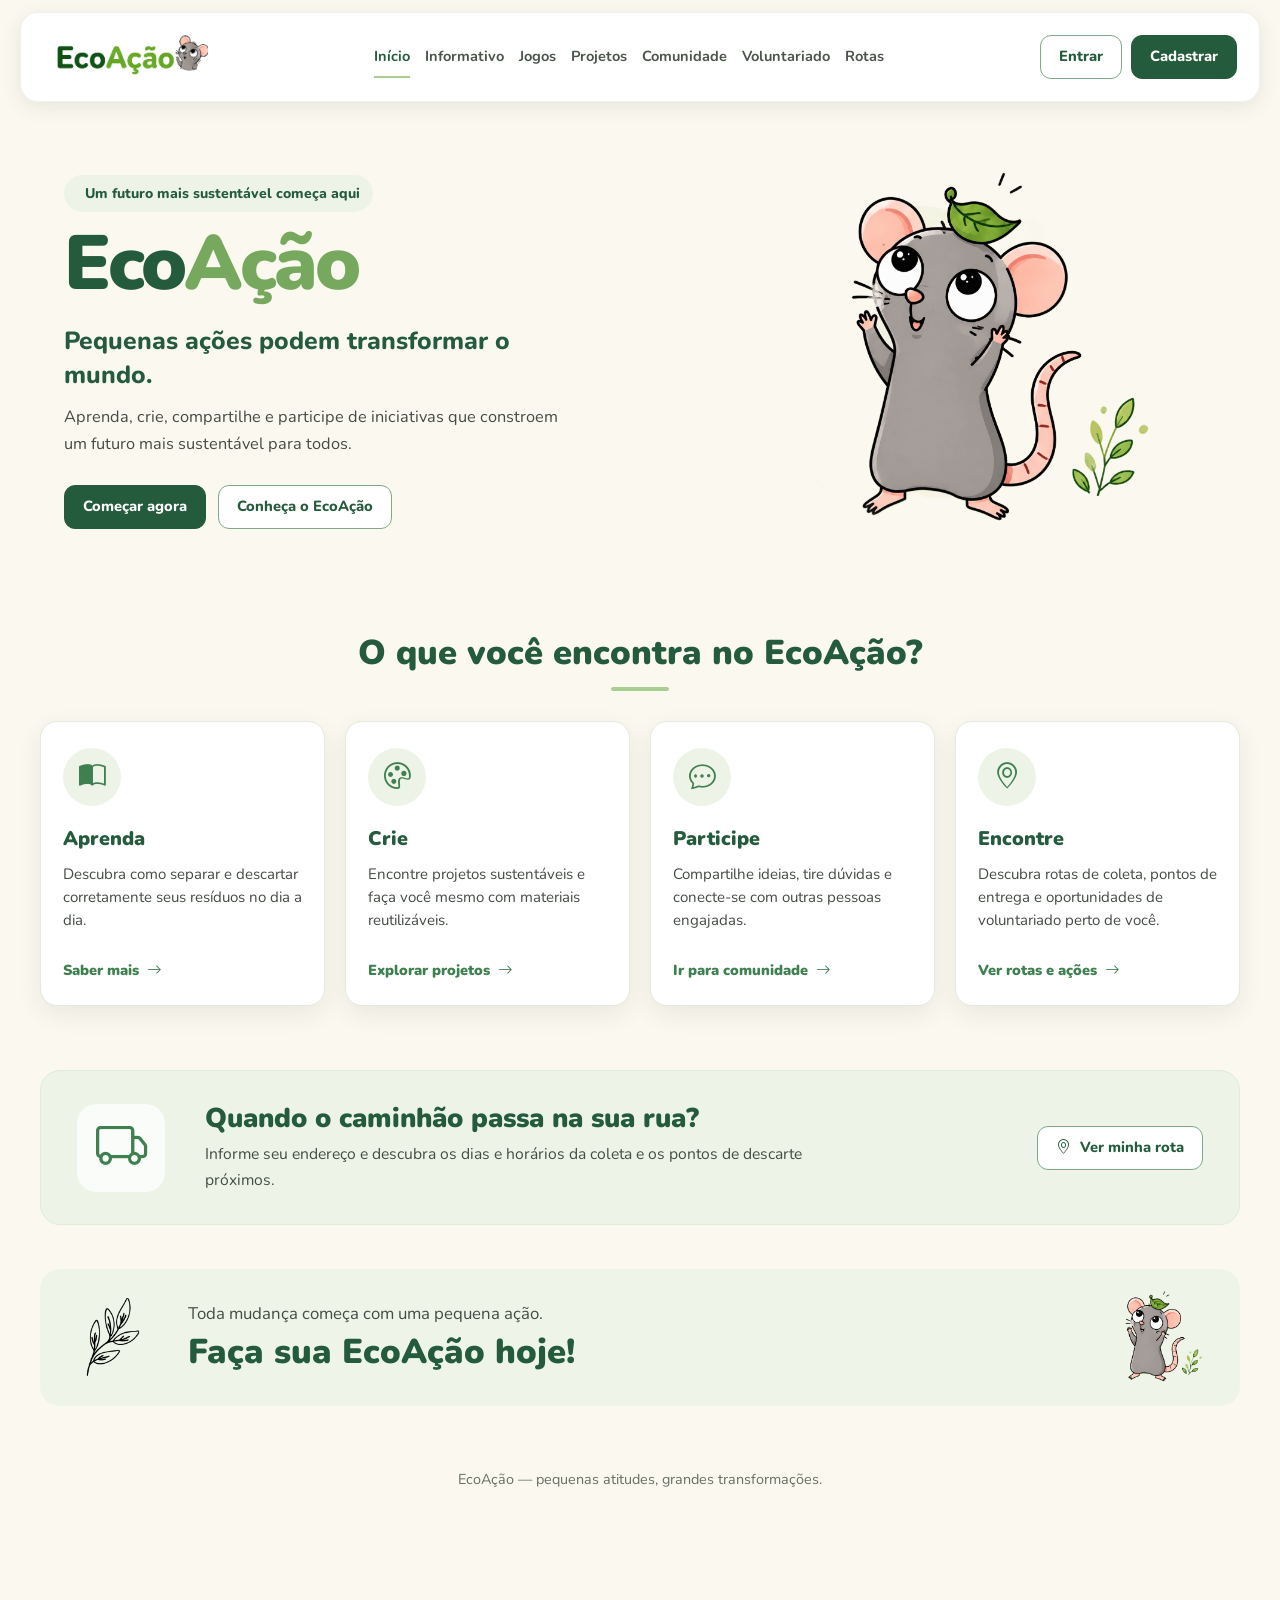
<file: index.html>
<!DOCTYPE html>
<html lang="pt-BR">
<head>
    <meta charset="UTF-8">
    <meta http-equiv="refresh" content="0; url=index/index.html">
    <title>EcoAção</title>
</head>
<body>
    <p><a href="index/index.html">Ir para o EcoAção</a></p>
</body>
</html>
</file>
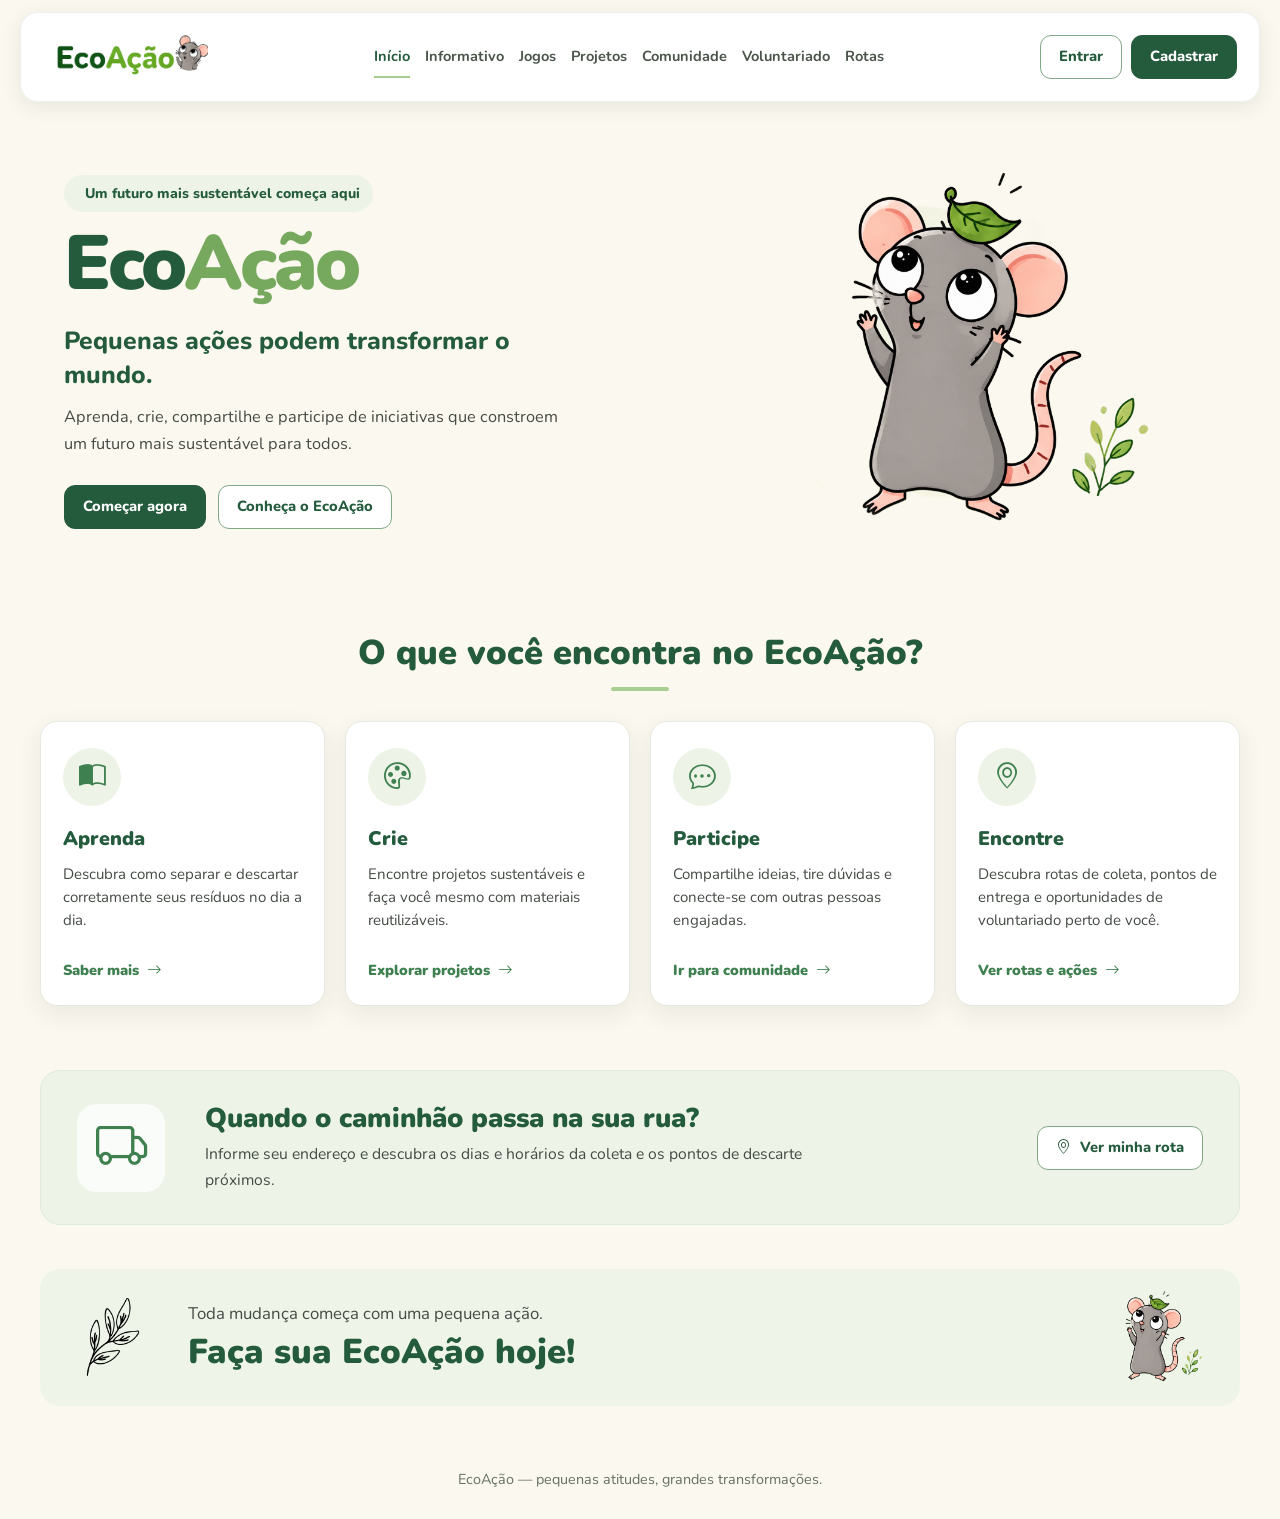
<file: index/index.html>
<!DOCTYPE html>
<html lang="pt-BR">
<head>
    <meta charset="UTF-8">
    <meta name="viewport" content="width=device-width, initial-scale=1.0">
    <title>EcoAção — Início</title>
    <link rel="stylesheet" href="https://cdn.jsdelivr.net/npm/bootstrap-icons@1.11.3/font/bootstrap-icons.min.css">
    <link rel="stylesheet" href="../css/style1.css">
</head>
<body>
    <header class="cerebro">
        <a class="logo" href="../index/index.html" aria-label="EcoAção - Início">
            <img src="../imagens/Logo.png" alt="Logo EcoAção">
        </a>

        <nav aria-label="Navegação principal">
            <a href="../index/index.html" class="active">Início</a>
            <a href="../informacao/informacao.html">Informativo</a>
            <a href="../jogos/jogos.html">Jogos</a>
            <a href="../projetos/projetos.html">Projetos</a>
            <a href="../comunidade/comunidade.html">Comunidade</a>
            <a href="../voluntariado/voluntariado.html">Voluntariado</a>
            <a href="../rotas/rotas.html">Rotas</a>
        </nav>

        <!-- Visitantes veem Entrar/Cadastrar; o JavaScript troca por "Olá, nome" + Sair -->
        <div class="acoes-conta" id="acoes-conta">
            <a href="../login/login.html" class="botao botao-secundario">Entrar</a>
            <a href="../cadastro/cadastro.html" class="botao botao-principal">Cadastrar</a>
        </div>
    </header>

    <main>
        <section class="hero">
            <div class="hero-conteudo">
                <span class="etiqueta"><i class="bi bi-leaf" aria-hidden="true"></i> Um futuro mais sustentável começa aqui</span>
                <h1>Eco<span>Ação</span></h1>
                <p class="subtitulo">Pequenas ações podem transformar o mundo.</p>
                <p class="texto">Aprenda, crie, compartilhe e participe de iniciativas que constroem um futuro mais sustentável para todos.</p>
                <div class="hero-botoes">
                    <a class="botao botao-principal" href="../projetos/projetos.html">Começar agora</a>
                    <a class="botao botao-secundario" href="../informacao/informacao.html">Conheça o EcoAção</a>
                </div>
            </div>
            <div class="hero-ilustracao">
                <img src="../imagens/rato1.png" alt="Mascote do EcoAção">
            </div>
        </section>

        <section class="secao recursos">
            <div class="titulo-secao">
                <h2>O que você encontra no EcoAção?</h2>
                <span class="titulo-detalhe" aria-hidden="true"></span>
            </div>

            <div class="grade-recursos">
                <article class="card-recurso">
                    <div class="icone"><i class="bi bi-book-half" aria-hidden="true"></i></div>
                    <h3>Aprenda</h3>
                    <p>Descubra como separar e descartar corretamente seus resíduos no dia a dia.</p>
                    <a href="../informacao/informacao.html">Saber mais <i class="bi bi-arrow-right" aria-hidden="true"></i></a>
                </article>

                <article class="card-recurso">
                    <div class="icone"><i class="bi bi-palette" aria-hidden="true"></i></div>
                    <h3>Crie</h3>
                    <p>Encontre projetos sustentáveis e faça você mesmo com materiais reutilizáveis.</p>
                    <a href="../projetos/projetos.html">Explorar projetos <i class="bi bi-arrow-right" aria-hidden="true"></i></a>
                </article>

                <article class="card-recurso">
                    <div class="icone"><i class="bi bi-chat-dots" aria-hidden="true"></i></div>
                    <h3>Participe</h3>
                    <p>Compartilhe ideias, tire dúvidas e conecte-se com outras pessoas engajadas.</p>
                    <a href="../comunidade/comunidade.html">Ir para comunidade <i class="bi bi-arrow-right" aria-hidden="true"></i></a>
                </article>

                <article class="card-recurso">
                    <div class="icone"><i class="bi bi-geo-alt" aria-hidden="true"></i></div>
                    <h3>Encontre</h3>
                    <p>Descubra rotas de coleta, pontos de entrega e oportunidades de voluntariado perto de você.</p>
                    <a href="../rotas/rotas.html">Ver rotas e ações <i class="bi bi-arrow-right" aria-hidden="true"></i></a>
                </article>
            </div>
        </section>

        <section class="secao banner-coleta">
            <div class="coleta-ilustracao" aria-hidden="true">
                <i class="bi bi-truck"></i>
            </div>
            <div class="coleta-texto">
                <h2>Quando o caminhão passa na sua rua?</h2>
                <p>Informe seu endereço e descubra os dias e horários da coleta e os pontos de descarte próximos.</p>
            </div>
            <a class="botao botao-secundario" href="../rotas/rotas.html"> <i class="bi bi-geo-alt" aria-hidden="true"></i> Ver minha rota</a>
        </section>

        <section class="secao banner-final">
            <img class="banner-folha" src="../imagens/folha.png" alt="">
            <div class="banner-final-texto">
                <p>Toda mudança começa com uma pequena ação.</p>
                <h2>Faça sua EcoAção hoje! </h2>
            </div>
            <img class="banner-mascote" src="../imagens/rato1.png" alt="Mascote do EcoAção">
        </section>
    </main>

    <footer class="rodape">
        <p>EcoAção — pequenas atitudes, grandes transformações.</p>
    </footer>
    <script src="../comum/comum.js"></script>
    <script>iniciarPagina();</script>
</body>
</html>
</file>
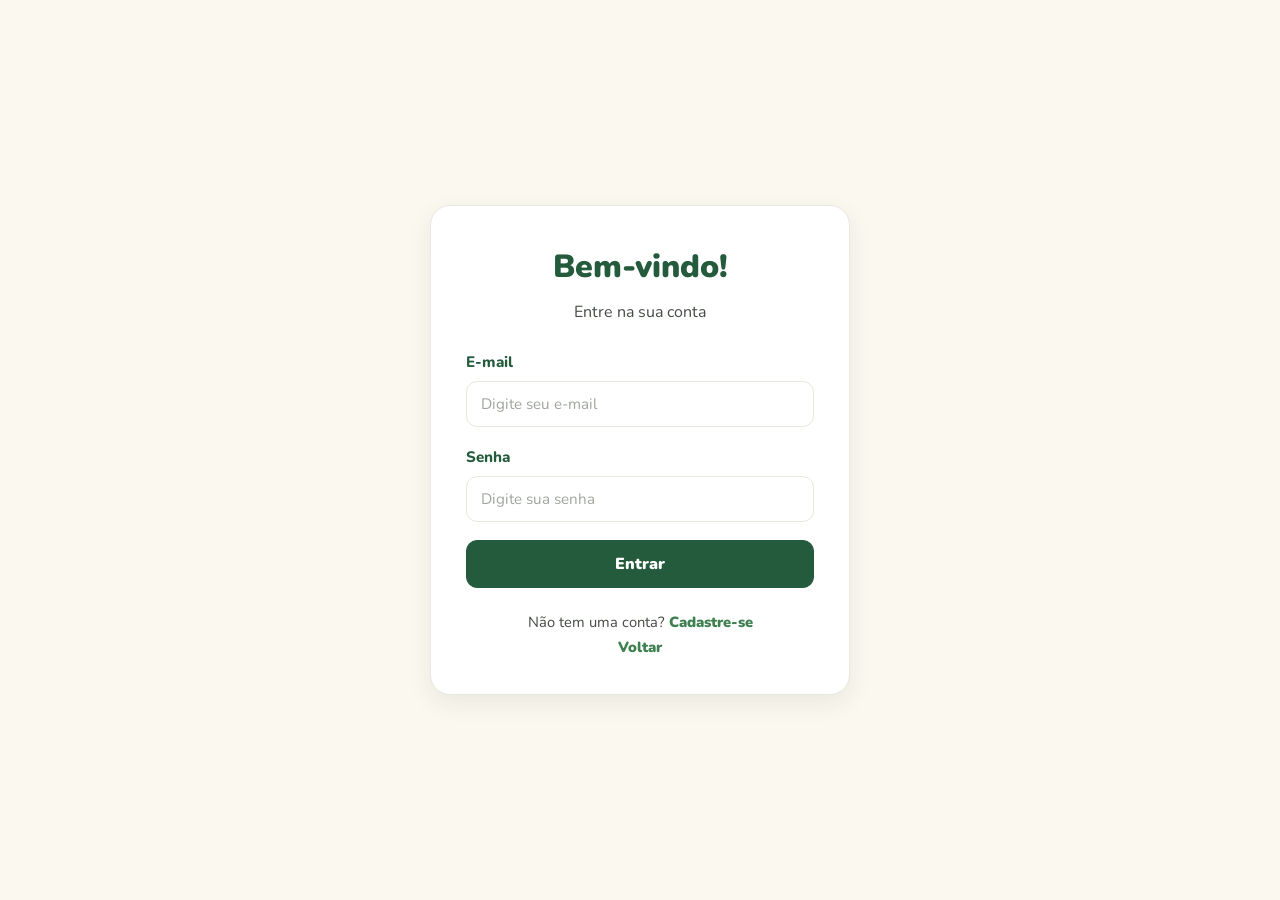
<file: admin/admin.html>
<!DOCTYPE html>
<html lang="pt-BR">
<head>
    <meta charset="UTF-8">
    <meta name="viewport" content="width=device-width, initial-scale=1.0">
    <title>Administração — EcoAção</title>
    <link rel="stylesheet" href="https://cdn.jsdelivr.net/npm/bootstrap-icons@1.11.3/font/bootstrap-icons.min.css">
    <link rel="stylesheet" href="../css/style1.css">
</head>
<body>
    <header class="cerebro">
        <a class="logo" href="../index/index.html" aria-label="EcoAção - Início">
            <img src="../imagens/Logo.png" alt="Logo EcoAção">
        </a>

        <nav aria-label="Navegação principal">
            <a href="../index/index.html">Início</a>
            <a href="../informacao/informacao.html">Informativo</a>
            <a href="../jogos/jogos.html">Jogos</a>
            <a href="../projetos/projetos.html">Projetos</a>
            <a href="../comunidade/comunidade.html">Comunidade</a>
            <a href="../voluntariado/voluntariado.html">Voluntariado</a>
            <a href="../rotas/rotas.html">Rotas</a>
        </nav>

        <div class="acoes-conta" id="acoes-conta">
            <a href="../login/login.html" class="botao botao-secundario">Entrar</a>
            <a href="../cadastro/cadastro.html" class="botao botao-principal">Cadastrar</a>
        </div>
    </header>

    <main>
        <section class="pagina-topo">
            <span class="etiqueta"><i class="bi bi-shield-lock" aria-hidden="true"></i> Área restrita</span>
            <h1>Painel de <span>administração</span></h1>
            <p>Gerencie usuários e acesse as áreas que o administrador controla.</p>
        </section>

        <div class="pagina-corpo empilhado">
            <div class="aviso" id="mensagem" role="alert" hidden></div>


            <div class="empilhado" id="conteudo" hidden>
                <div class="hero-botoes">
                    <a class="botao botao-principal" href="../minhas-vagas/minhas-vagas.html"><i class="bi bi-clipboard-check" aria-hidden="true"></i> Gerenciar vagas</a>
                    <a class="botao botao-principal" href="../rotas/rotas.html"><i class="bi bi-truck" aria-hidden="true"></i> Gerenciar rotas de lixo</a>
                    <a class="botao botao-principal" href="../comunidade/comunidade.html"><i class="bi bi-chat-dots" aria-hidden="true"></i> Moderar comunidade</a>
                </div>

                <div class="tabela-caixa">
                    <table class="tabela">
                        <thead>
                            <tr>
                                <th>Nome</th>
                                <th>E-mail</th>
                                <th>Tipo de conta</th>
                                <th>Cadastro</th>
                                <th>Ações</th>
                            </tr>
                        </thead>
                        <tbody id="corpo-usuarios">
                            <tr><td colspan="5" class="tabela-vazia">Carregando usuários...</td></tr>
                        </tbody>
                    </table>
                </div>
            </div>
        </div>
    </main>

    <footer class="rodape">
        <p>EcoAção — pequenas atitudes, grandes transformações.</p>
    </footer>

    <script src="../comum/comum.js"></script>
    <script src="admin.js"></script>
</body>
</html>
</file>
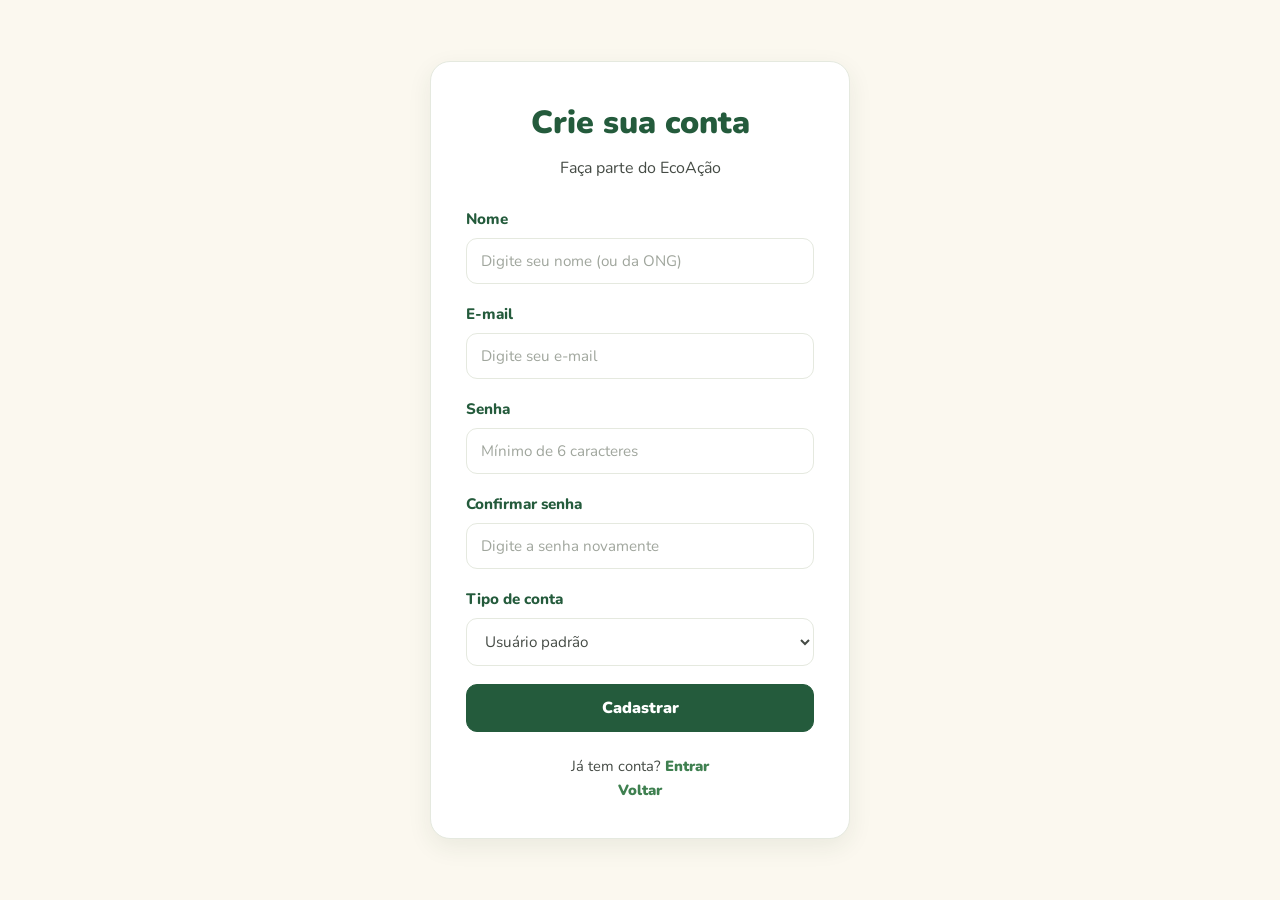
<file: cadastro/cadastro.html>
<!DOCTYPE html>
<html lang="pt-BR">
<head>
    <meta charset="UTF-8">
    <meta name="viewport" content="width=device-width, initial-scale=1.0">
    <title>Cadastro — EcoAção</title>
    <link rel="stylesheet" href="../css/style1.css">
</head>
<body class="pagina-auth">

    <div class="container">
        <h1>Crie sua conta</h1>
        <p>Faça parte do EcoAção</p>

        <form id="form-cadastro">
            <label for="nome">Nome</label>
            <input type="text" id="nome" name="nome" maxlength="100"
                   placeholder="Digite seu nome (ou da ONG)" autocomplete="name" required>

            <label for="email">E-mail</label>
            <input type="email" id="email" name="email" maxlength="150"
                   placeholder="Digite seu e-mail" autocomplete="email" required>

            <label for="senha">Senha</label>
            <input type="password" id="senha" name="senha" minlength="6"
                   placeholder="Mínimo de 6 caracteres" autocomplete="new-password" required>

            <label for="confirmar-senha">Confirmar senha</label>
            <input type="password" id="confirmar-senha" name="confirmar-senha"
                   placeholder="Digite a senha novamente" autocomplete="new-password" required>

            <label for="tipo">Tipo de conta</label>
            <select id="tipo" name="tipo" required>
                <option value="padrao">Usuário padrão</option>
                <option value="ong">ONG</option>
            </select>

            <button type="submit">Cadastrar</button>
        </form>

        <div class="aviso" id="mensagem" role="alert" hidden></div>

        <p class="link">
            Já tem conta? <a href="../login/login.html">Entrar</a>
            <br>
            <a href="../index/index.html" class="voltar">Voltar</a>
        </p>
    </div>

    <script src="../comum/comum.js"></script>
    <script src="cadastro.js"></script>
</body>
</html>
</file>
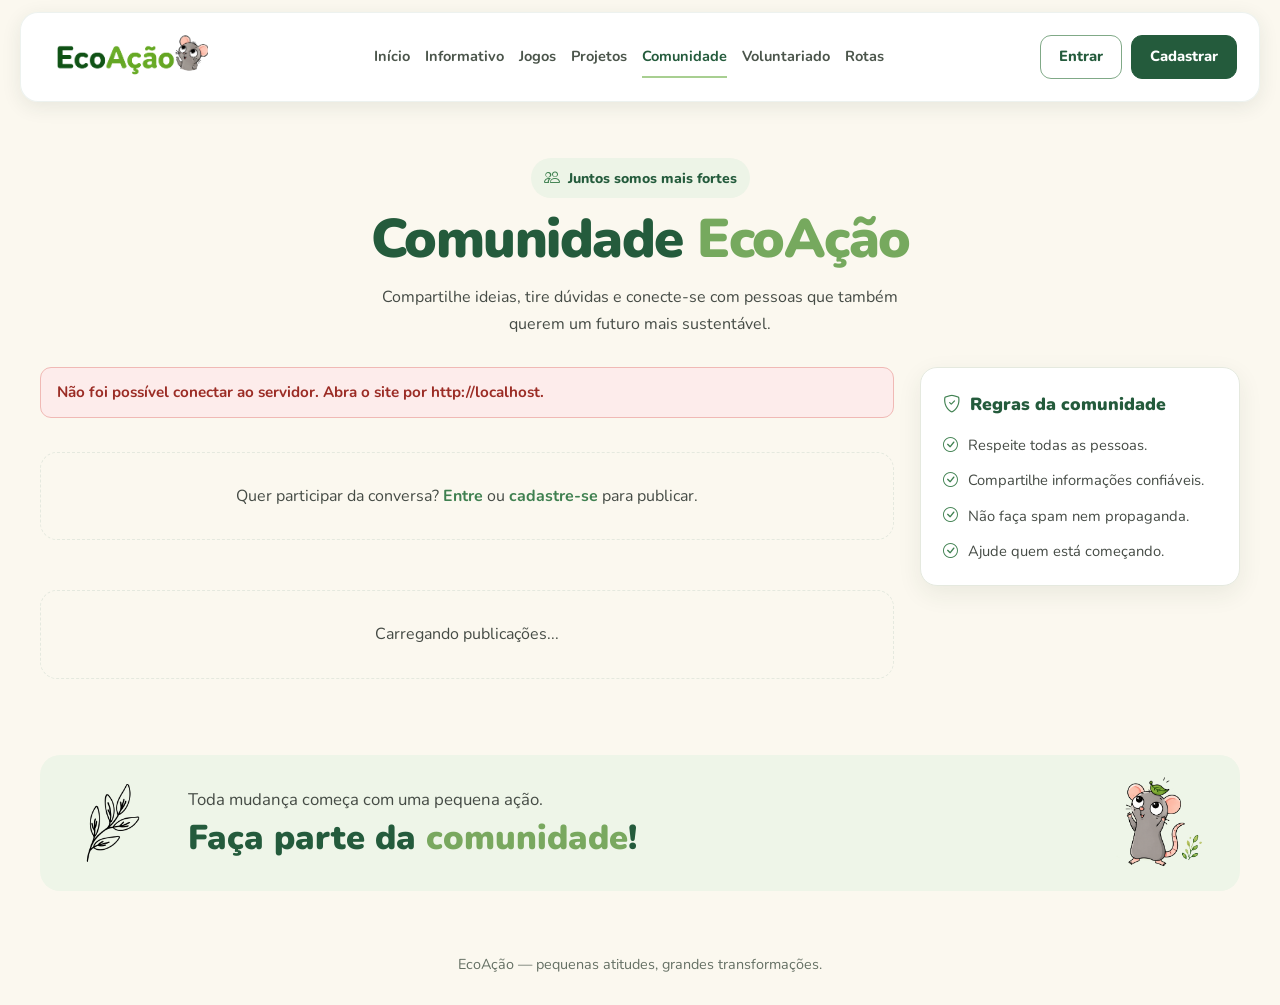
<file: comunidade/comunidade.html>
<!DOCTYPE html>
<html lang="pt-BR">
<head>
    <meta charset="UTF-8">
    <meta name="viewport" content="width=device-width, initial-scale=1.0">
    <title>Comunidade — EcoAção</title>
    <link rel="stylesheet" href="https://cdn.jsdelivr.net/npm/bootstrap-icons@1.11.3/font/bootstrap-icons.min.css">
    <link rel="stylesheet" href="../css/style1.css">
</head>
<body>
    <header class="cerebro">
        <a class="logo" href="../index/index.html" aria-label="EcoAção - Início">
            <img src="../imagens/Logo.png" alt="Logo EcoAção">
        </a>

        <nav aria-label="Navegação principal">
            <a href="../index/index.html">Início</a>
            <a href="../informacao/informacao.html">Informativo</a>
            <a href="../jogos/jogos.html">Jogos</a>
            <a href="../projetos/projetos.html">Projetos</a>
            <a href="../comunidade/comunidade.html" class="active">Comunidade</a>
            <a href="../voluntariado/voluntariado.html">Voluntariado</a>
            <a href="../rotas/rotas.html">Rotas</a>
        </nav>

        <!-- Visitantes veem Entrar/Cadastrar; o JavaScript troca por "Olá, nome" + Sair -->
        <div class="acoes-conta" id="acoes-conta">
            <a href="../login/login.html" class="botao botao-secundario">Entrar</a>
            <a href="../cadastro/cadastro.html" class="botao botao-principal">Cadastrar</a>
        </div>
    </header>

    <main>
        <section class="comunidade-topo">
            <span class="etiqueta"><i class="bi bi-people" aria-hidden="true"></i> Juntos somos mais fortes</span>
            <h1>Comunidade <span>EcoAção</span></h1>
            <p>Compartilhe ideias, tire dúvidas e conecte-se com pessoas que também querem um futuro mais sustentável.</p>
        </section>

        <div class="comunidade-layout">
            <section class="comunidade-feed" aria-label="Publicações da comunidade">

                <div class="aviso" id="mensagem" role="alert" hidden></div>

                <!-- Formulário: só aparece para quem está logado -->
                <form class="nova-publicacao" id="form-post" hidden>
                    <div class="nova-publicacao-topo">
                        <div class="avatar" aria-hidden="true"><i class="bi bi-person"></i></div>
                        <div class="nova-publicacao-campos">
                            <input type="text" id="titulo-post" maxlength="100" placeholder="Título (opcional)" aria-label="Título da publicação (opcional)">
                            <textarea id="texto-post" maxlength="1000" placeholder="Compartilhe uma dica, dúvida ou ideia com a comunidade..." aria-label="Escreva sua publicação" required></textarea>
                        </div>
                    </div>
                    <div class="nova-publicacao-rodape">
                        <span></span>
                        <button type="submit" class="botao botao-principal">
                            <i class="bi bi-send" aria-hidden="true"></i> Publicar
                        </button>
                    </div>
                </form>

                <!-- Aviso para visitantes -->
                <p class="sem-posts" id="aviso-visitante" hidden>
                    Quer participar da conversa? <a href="../login/login.html"><strong>Entre</strong></a> ou
                    <a href="../cadastro/cadastro.html"><strong>cadastre-se</strong></a> para publicar.
                </p>

                <div class="lista-posts" id="lista-posts">
                    <p class="sem-posts">Carregando publicações...</p>
                </div>
            </section>

            <aside class="comunidade-lateral" aria-label="Informações da comunidade">
                <div class="painel">
                    <h2><i class="bi bi-shield-check" aria-hidden="true"></i> Regras da comunidade</h2>
                    <ul class="lista-regras">
                        <li><i class="bi bi-check-circle" aria-hidden="true"></i> Respeite todas as pessoas.</li>
                        <li><i class="bi bi-check-circle" aria-hidden="true"></i> Compartilhe informações confiáveis.</li>
                        <li><i class="bi bi-check-circle" aria-hidden="true"></i> Não faça spam nem propaganda.</li>
                        <li><i class="bi bi-check-circle" aria-hidden="true"></i> Ajude quem está começando.</li>
                    </ul>
                </div>
            </aside>
        </div>

        <section class="secao banner-final">
            <img class="banner-folha" src="../imagens/folha.png" alt="">
            <div class="banner-final-texto">
                <p>Toda mudança começa com uma pequena ação.</p>
                <h2>Faça parte da <span>comunidade</span>!</h2>
            </div>
            <img class="banner-mascote" src="../imagens/rato1.png" alt="Mascote do EcoAção">
        </section>
    </main>

    <footer class="rodape">
        <p>EcoAção — pequenas atitudes, grandes transformações.</p>
    </footer>

    <script src="../comum/comum.js"></script>
    <script src="comunidade.js"></script>
</body>
</html>
</file>
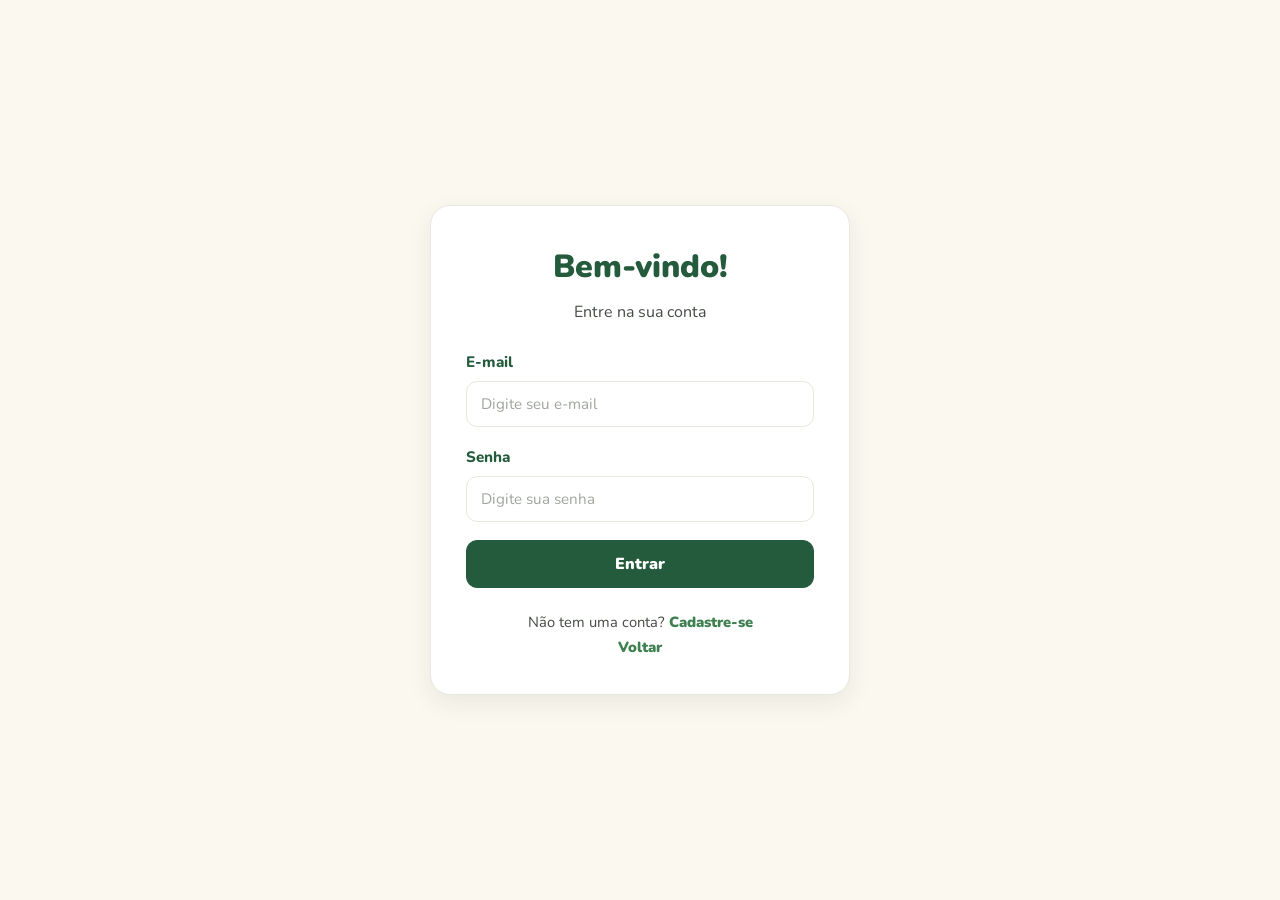
<file: login/login.html>
<!DOCTYPE html>
<html lang="pt-BR">
<head>
    <meta charset="UTF-8">
    <meta name="viewport" content="width=device-width, initial-scale=1.0">
    <title>Entrar — EcoAção</title>
    <link rel="stylesheet" href="../css/style1.css">
</head>
<body class="pagina-auth">

    <div class="container">
        <h1>Bem-vindo!</h1>
        <p>Entre na sua conta</p>

        <form id="form-login">
            <label for="email">E-mail</label>
            <input type="email" id="email" name="email"
                   placeholder="Digite seu e-mail" autocomplete="email" required>

            <label for="senha">Senha</label>
            <input type="password" id="senha" name="senha"
                   placeholder="Digite sua senha" autocomplete="current-password" required>

            <button type="submit">Entrar</button>
        </form>

        <div class="aviso" id="mensagem" role="alert" hidden></div>

        <p class="link">
            Não tem uma conta?
            <a href="../cadastro/cadastro.html">Cadastre-se</a>
            <br>
            <a href="../index/index.html" class="voltar">Voltar</a>
        </p>
    </div>

    <script src="../comum/comum.js"></script>
    <script src="login.js"></script>
</body>
</html>
</file>
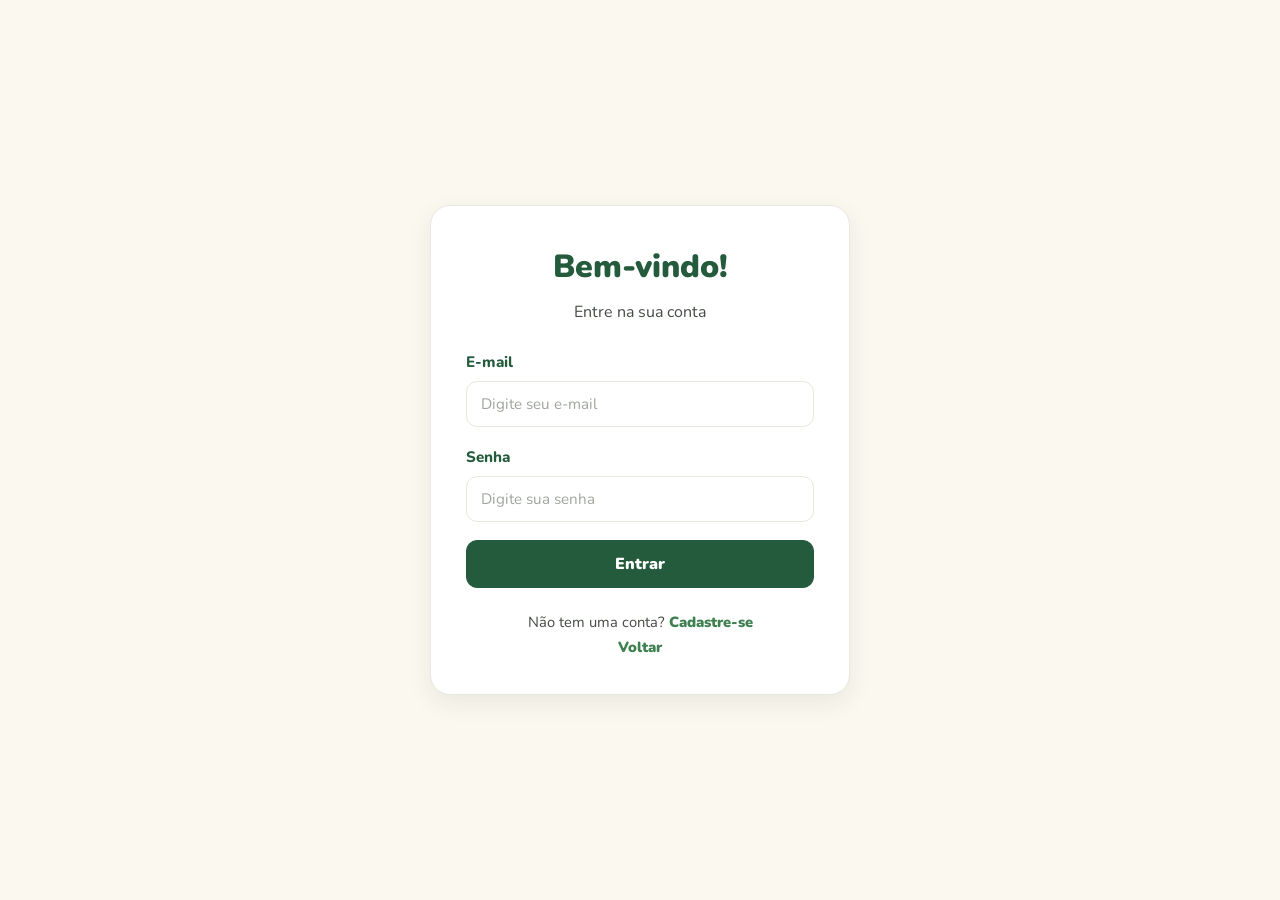
<file: minhas-vagas/minhas-vagas.html>
<!DOCTYPE html>
<html lang="pt-BR">
<head>
    <meta charset="UTF-8">
    <meta name="viewport" content="width=device-width, initial-scale=1.0">
    <title>Minhas vagas — EcoAção</title>
    <link rel="stylesheet" href="https://cdn.jsdelivr.net/npm/bootstrap-icons@1.11.3/font/bootstrap-icons.min.css">
    <link rel="stylesheet" href="../css/style1.css">
</head>
<body>
    <header class="cerebro">
        <a class="logo" href="../index/index.html" aria-label="EcoAção - Início">
            <img src="../imagens/Logo.png" alt="Logo EcoAção">
        </a>

        <nav aria-label="Navegação principal">
            <a href="../index/index.html">Início</a>
            <a href="../informacao/informacao.html">Informativo</a>
            <a href="../jogos/jogos.html">Jogos</a>
            <a href="../projetos/projetos.html">Projetos</a>
            <a href="../comunidade/comunidade.html">Comunidade</a>
            <a href="../voluntariado/voluntariado.html">Voluntariado</a>
            <a href="../rotas/rotas.html">Rotas</a>
        </nav>

        <!-- Visitantes veem Entrar/Cadastrar; o JavaScript troca por "Olá, nome" + Sair -->
        <div class="acoes-conta" id="acoes-conta">
            <a href="../login/login.html" class="botao botao-secundario">Entrar</a>
            <a href="../cadastro/cadastro.html" class="botao botao-principal">Cadastrar</a>
        </div>
    </header>

    <main>
        <section class="pagina-topo">
            <span class="etiqueta"><i class="bi bi-building" aria-hidden="true"></i> Painel da ONG</span>
            <h1 id="titulo-pagina">Minhas <span>vagas</span></h1>
            <p id="subtitulo-pagina">Crie, edite e acompanhe as vagas de voluntariado da sua organização.</p>
        </section>

        <div class="pagina-corpo empilhado">
            <div class="aviso" id="mensagem" role="alert" hidden></div>

            <!-- Só aparece para ONG e admin (liberado pelo JavaScript) -->
            <div class="empilhado" id="conteudo" hidden>
                <form class="form-painel" id="form-vaga">
                    <h2 id="titulo-form"><i class="bi bi-plus-circle" aria-hidden="true"></i> Nova vaga</h2>
                    <input type="hidden" id="id_vaga">

                    <div class="form-grade">
                        <div class="campo campo-largo">
                            <label for="titulo">Título</label>
                            <input type="text" id="titulo" maxlength="120" placeholder="Ex.: Mutirão de limpeza" required>
                        </div>

                        <div class="campo campo-largo">
                            <label for="descricao">Descrição</label>
                            <textarea id="descricao" maxlength="1000" placeholder="Explique o que será feito e o que o voluntário deve levar" required></textarea>
                        </div>

                        <div class="campo">
                            <label for="localizacao">Local</label>
                            <input type="text" id="localizacao" maxlength="150" placeholder="Endereço ou nome do local" required>
                        </div>

                        <div class="campo">
                            <label for="data_vaga">Data</label>
                            <input type="date" id="data_vaga" required>
                        </div>

                        <div class="campo">
                            <label for="horario">Horário (opcional)</label>
                            <input type="time" id="horario">
                        </div>

                        <div class="campo">
                            <label for="num_vagas">Número de vagas</label>
                            <input type="number" id="num_vagas" min="1" max="1000" placeholder="Ex.: 20" required>
                        </div>
                    </div>

                    <div class="form-botoes">
                        <button type="submit" class="botao botao-principal" id="botao-salvar">Criar vaga</button>
                        <button type="button" class="botao botao-secundario" id="cancelar-edicao" hidden>Cancelar edição</button>
                    </div>
                </form>

                <div class="grade-vagas" id="lista-vagas"></div>
            </div>
        </div>
    </main>

    <footer class="rodape">
        <p>EcoAção — pequenas atitudes, grandes transformações.</p>
    </footer>

    <script src="../comum/comum.js"></script>
    <script src="minhas-vagas.js"></script>
</body>
</html>
</file>
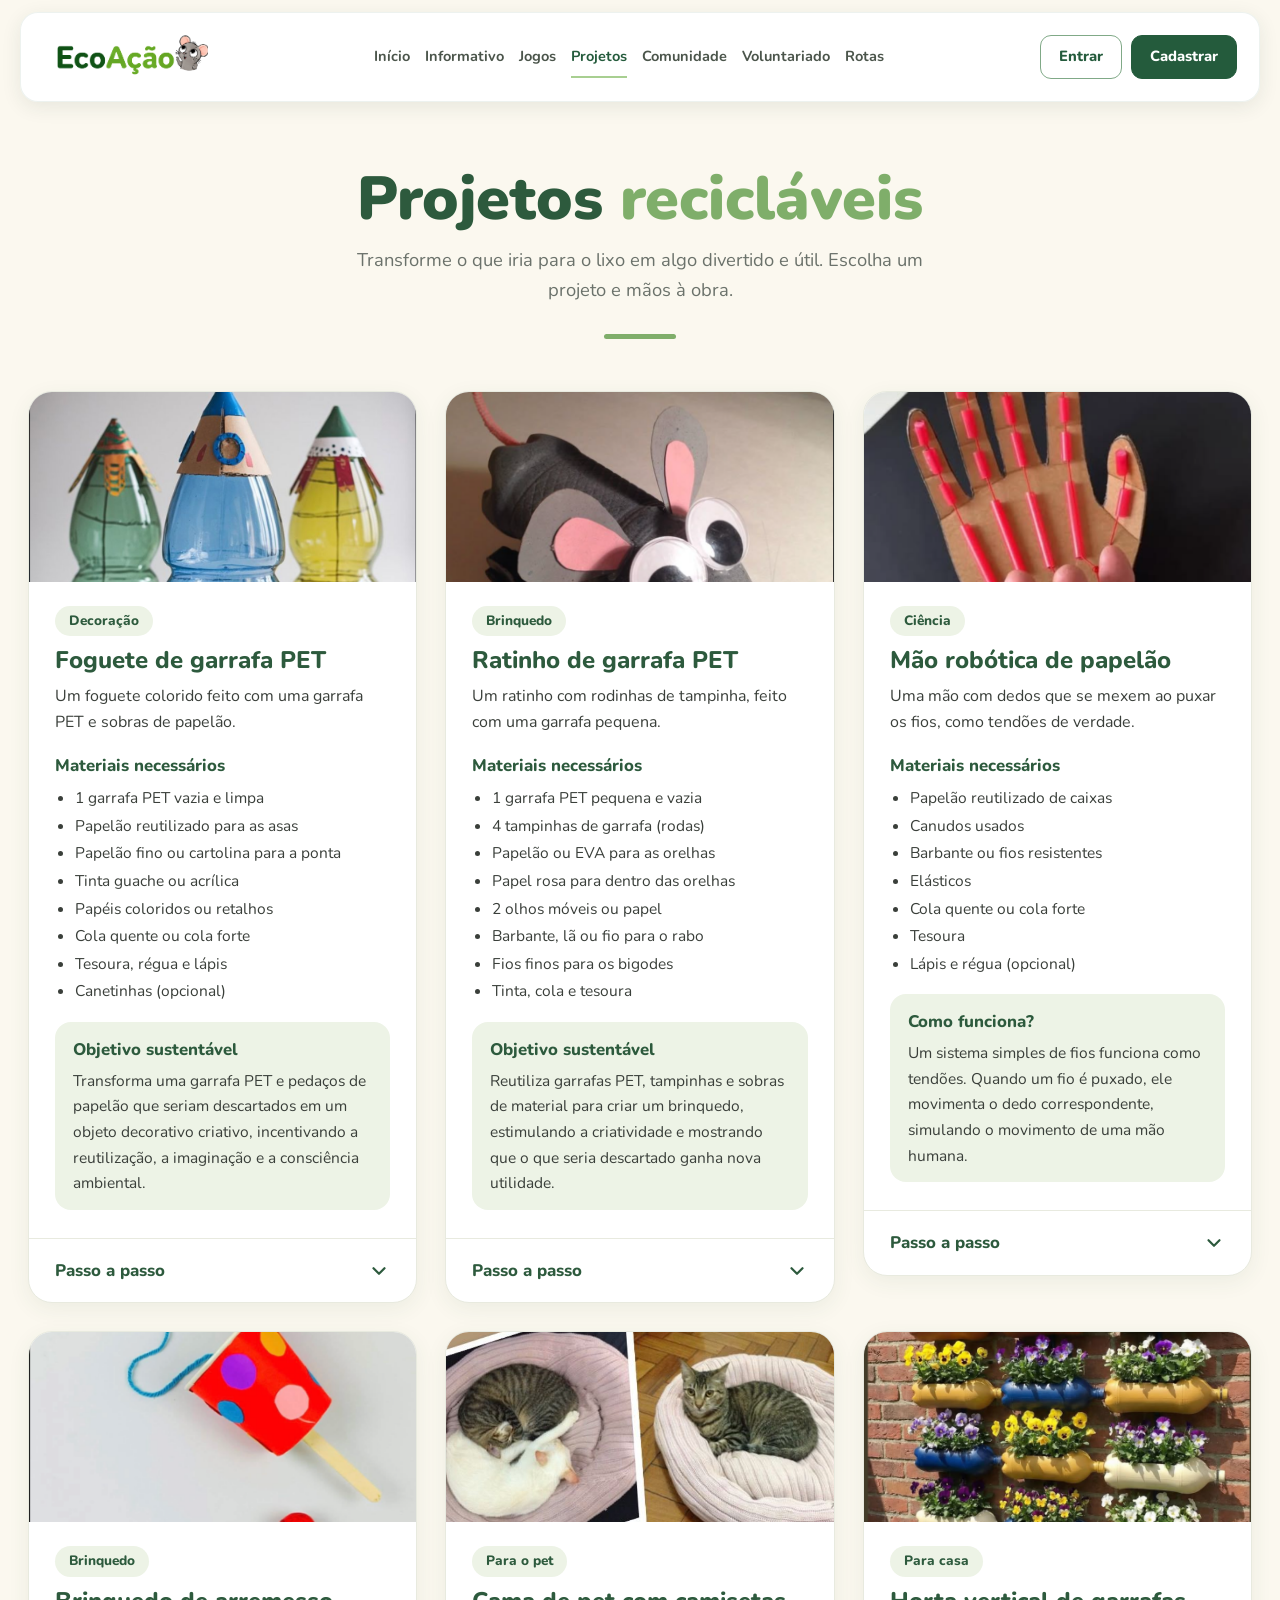
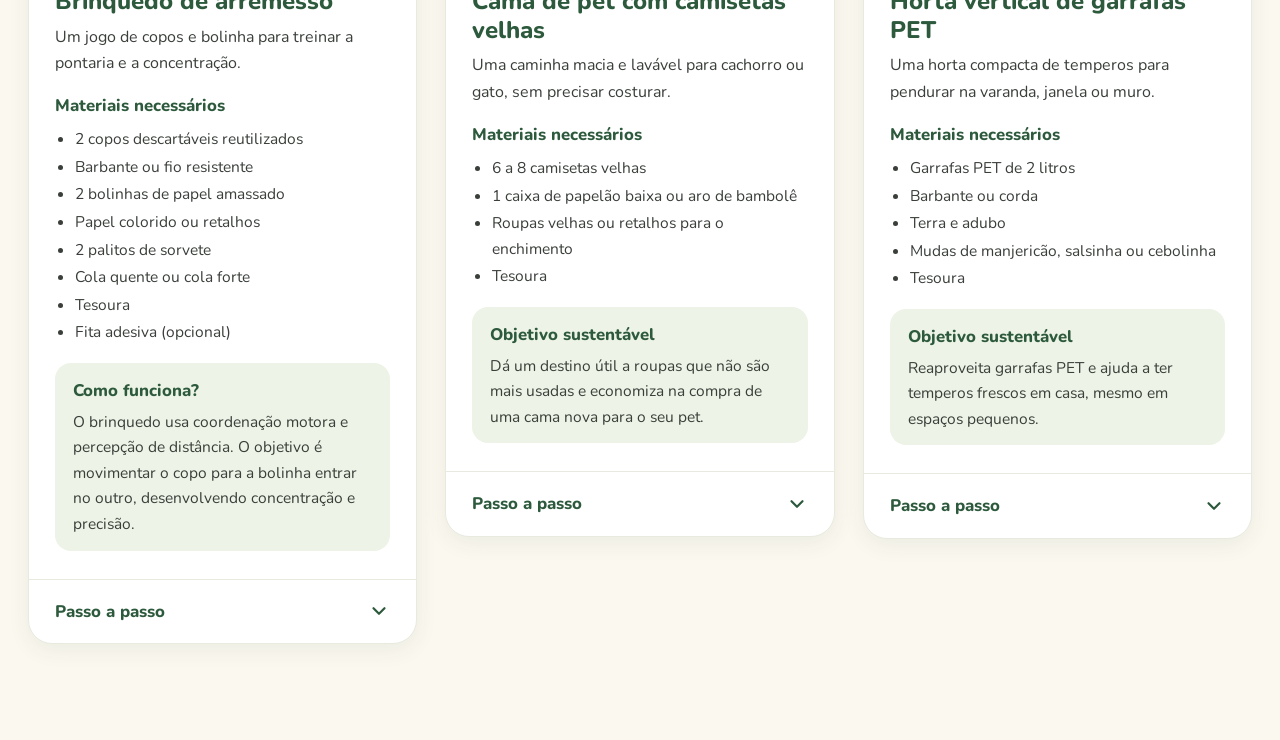
<file: projetos/projetos.html>
<!DOCTYPE html>
<html lang="pt-BR">
<head>
    <meta charset="UTF-8">
    <meta name="viewport" content="width=device-width, initial-scale=1.0">
    <title>Projetos — EcoAção</title>
    <link rel="stylesheet" href="https://cdn.jsdelivr.net/npm/bootstrap-icons@1.11.3/font/bootstrap-icons.min.css">
    <link rel="stylesheet" href="../css/style1.css">
    <link rel="stylesheet" href="projetos.css">
</head>
<body>
    <header class="cerebro">
        <a class="logo" href="../index/index.html" aria-label="EcoAção - Início">
            <img src="../imagens/Logo.png" alt="Logo EcoAção">
        </a>

        <nav aria-label="Navegação principal">
            <a href="../index/index.html">Início</a>
            <a href="../informacao/informacao.html">Informativo</a>
            <a href="../jogos/jogos.html">Jogos</a>
            <a href="../projetos/projetos.html" class="active">Projetos</a>
            <a href="../comunidade/comunidade.html">Comunidade</a>
            <a href="../voluntariado/voluntariado.html">Voluntariado</a>
            <a href="../rotas/rotas.html">Rotas</a>
        </nav>

        <!-- Visitantes veem Entrar/Cadastrar; o JavaScript troca por "Olá, nome" + Sair -->
        <div class="acoes-conta" id="acoes-conta">
            <a href="../login/login.html" class="botao botao-secundario">Entrar</a>
            <a href="../cadastro/cadastro.html" class="botao botao-principal">Cadastrar</a>
        </div>
    </header>

    <main class="pj-wrap">
        <section class="pj-hero">
            <h1>Projetos <span>recicláveis</span></h1>
            <p>Transforme o que iria para o lixo em algo divertido e útil. Escolha um projeto e mãos à obra.</p>
            <div class="pj-traco"></div>
        </section>

        <div class="pj-grid" id="pj-grid"></div>
    </main>

    <script src="../comum/comum.js"></script>
    <script>iniciarPagina();</script>
    <script src="projetos.js"></script>
</body>
</html>
</file>
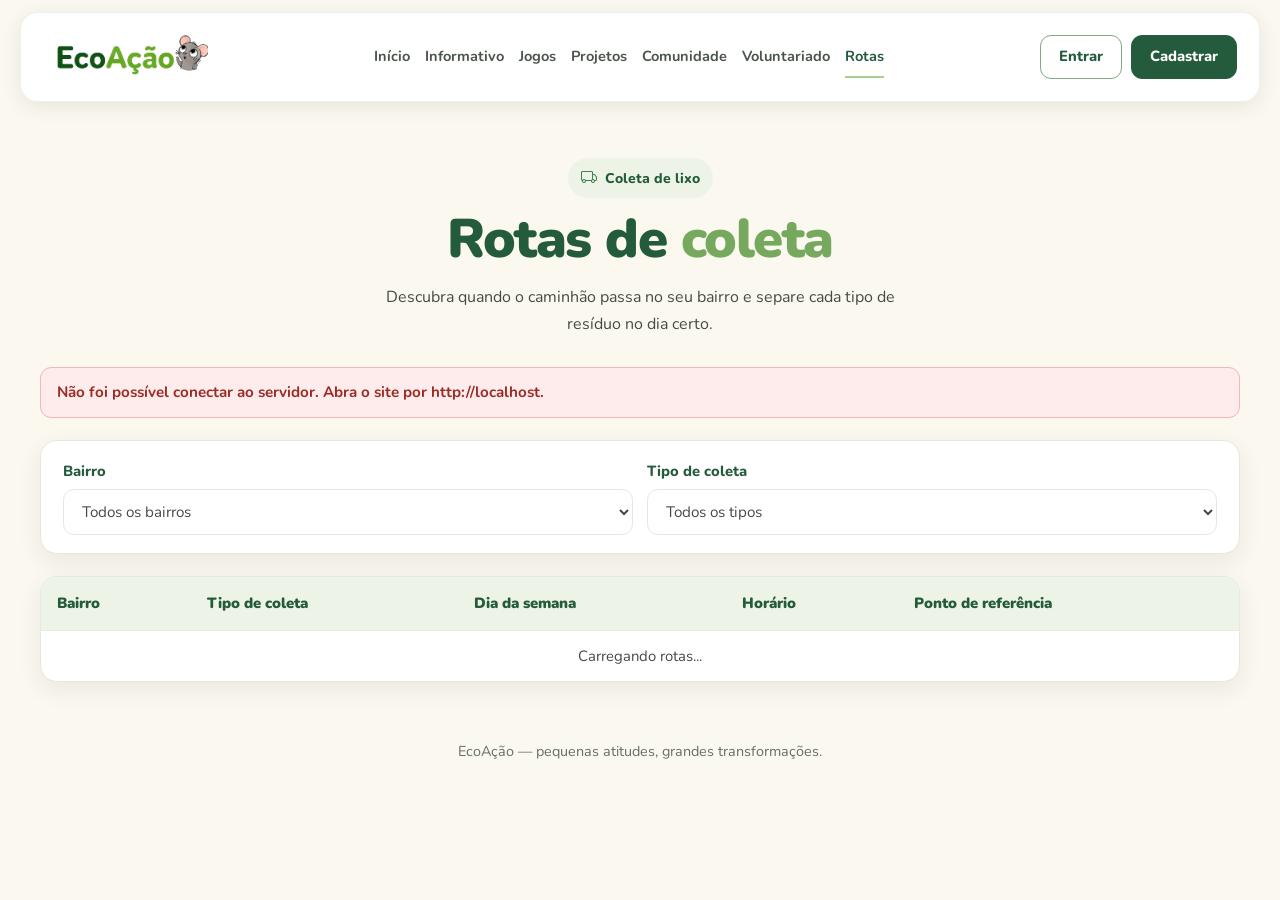
<file: rotas/rotas.html>
<!DOCTYPE html>
<html lang="pt-BR">
<head>
    <meta charset="UTF-8">
    <meta name="viewport" content="width=device-width, initial-scale=1.0">
    <title>Rotas de coleta — EcoAção</title>
    <link rel="stylesheet" href="https://cdn.jsdelivr.net/npm/bootstrap-icons@1.11.3/font/bootstrap-icons.min.css">
    <link rel="stylesheet" href="../css/style1.css">
</head>
<body>
    <header class="cerebro">
        <a class="logo" href="../index/index.html" aria-label="EcoAção - Início">
            <img src="../imagens/Logo.png" alt="Logo EcoAção">
        </a>

        <nav aria-label="Navegação principal">
            <a href="../index/index.html">Início</a>
            <a href="../informacao/informacao.html">Informativo</a>
            <a href="../jogos/jogos.html">Jogos</a>
            <a href="../projetos/projetos.html">Projetos</a>
            <a href="../comunidade/comunidade.html">Comunidade</a>
            <a href="../voluntariado/voluntariado.html">Voluntariado</a>
            <a href="../rotas/rotas.html" class="active">Rotas</a>
        </nav>

        <!-- Visitantes veem Entrar/Cadastrar; o JavaScript troca por "Olá, nome" + Sair -->
        <div class="acoes-conta" id="acoes-conta">
            <a href="../login/login.html" class="botao botao-secundario">Entrar</a>
            <a href="../cadastro/cadastro.html" class="botao botao-principal">Cadastrar</a>
        </div>
    </header>

    <main>
        <section class="pagina-topo">
            <span class="etiqueta"><i class="bi bi-truck" aria-hidden="true"></i> Coleta de lixo</span>
            <h1>Rotas de <span>coleta</span></h1>
            <p>Descubra quando o caminhão passa no seu bairro e separe cada tipo de resíduo no dia certo.</p>
        </section>

        <div class="pagina-corpo empilhado">
            <div class="aviso" id="mensagem" role="alert" hidden></div>

            <!-- Filtros -->
            <div class="filtros-rotas">
                <div class="campo">
                    <label for="filtro-bairro">Bairro</label>
                    <select id="filtro-bairro">
                        <option value="">Todos os bairros</option>
                    </select>
                </div>

                <div class="campo">
                    <label for="filtro-tipo">Tipo de coleta</label>
                    <select id="filtro-tipo">
                        <option value="">Todos os tipos</option>
                        <option value="organico">Orgânico</option>
                        <option value="reciclavel">Reciclável</option>
                        <option value="seletiva">Seletiva</option>
                    </select>
                </div>
            </div>

            <!-- Tabela de rotas -->
            <div class="tabela-caixa">
                <table class="tabela">
                    <thead>
                        <tr>
                            <th>Bairro</th>
                            <th>Tipo de coleta</th>
                            <th>Dia da semana</th>
                            <th>Horário</th>
                            <th>Ponto de referência</th>
                            <th id="coluna-acoes" hidden>Ações</th>
                        </tr>
                    </thead>
                    <tbody id="corpo-tabela">
                        <tr><td colspan="5" class="tabela-vazia">Carregando rotas...</td></tr>
                    </tbody>
                </table>
            </div>

            <!-- Só o admin vê este formulário (liberado pelo JavaScript) -->
            <form class="form-painel" id="form-rota" hidden>
                <h2 id="titulo-form"><i class="bi bi-plus-circle" aria-hidden="true"></i> Nova rota</h2>
                <input type="hidden" id="id_rota">

                <div class="form-grade">
                    <div class="campo">
                        <label for="bairro">Bairro</label>
                        <input type="text" id="bairro" maxlength="100" placeholder="Ex.: Centro" required>
                    </div>

                    <div class="campo">
                        <label for="tipo_coleta">Tipo de coleta</label>
                        <select id="tipo_coleta" required>
                            <option value="organico">Orgânico</option>
                            <option value="reciclavel">Reciclável</option>
                            <option value="seletiva">Seletiva</option>
                        </select>
                    </div>

                    <div class="campo">
                        <label for="dia_semana">Dia da semana</label>
                        <select id="dia_semana" required>
                            <option>Segunda-feira</option>
                            <option>Terça-feira</option>
                            <option>Quarta-feira</option>
                            <option>Quinta-feira</option>
                            <option>Sexta-feira</option>
                            <option>Sábado</option>
                            <option>Domingo</option>
                        </select>
                    </div>

                    <div class="campo">
                        <label for="horario">Horário</label>
                        <input type="time" id="horario" required>
                    </div>

                    <div class="campo campo-largo">
                        <label for="ponto_referencia">Ponto de referência</label>
                        <input type="text" id="ponto_referencia" maxlength="150" placeholder="Ex.: Em frente à praça central" required>
                    </div>
                </div>

                <div class="form-botoes">
                    <button type="submit" class="botao botao-principal" id="botao-salvar">Cadastrar rota</button>
                    <button type="button" class="botao botao-secundario" id="cancelar-edicao" hidden>Cancelar edição</button>
                </div>
            </form>
        </div>
    </main>

    <footer class="rodape">
        <p>EcoAção — pequenas atitudes, grandes transformações.</p>
    </footer>

    <script src="../comum/comum.js"></script>
    <script src="rotas.js"></script>
</body>
</html>
</file>
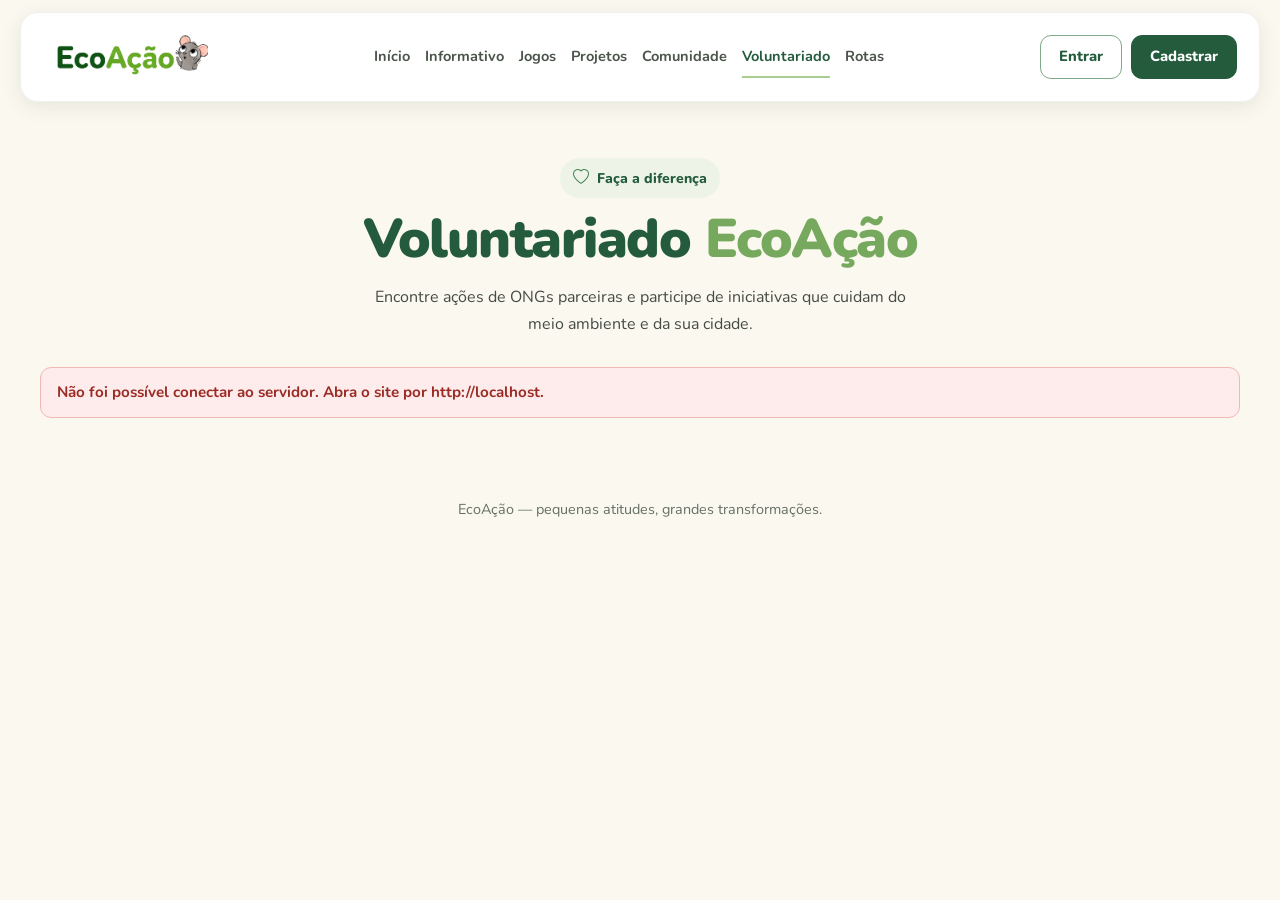
<file: voluntariado/voluntariado.html>
<!DOCTYPE html>
<html lang="pt-BR">
<head>
    <meta charset="UTF-8">
    <meta name="viewport" content="width=device-width, initial-scale=1.0">
    <title>Voluntariado — EcoAção</title>
    <link rel="stylesheet" href="https://cdn.jsdelivr.net/npm/bootstrap-icons@1.11.3/font/bootstrap-icons.min.css">
    <link rel="stylesheet" href="../css/style1.css">
</head>
<body>
    <header class="cerebro">
        <a class="logo" href="../index/index.html" aria-label="EcoAção - Início">
            <img src="../imagens/Logo.png" alt="Logo EcoAção">
        </a>

        <nav aria-label="Navegação principal">
            <a href="../index/index.html">Início</a>
            <a href="../informacao/informacao.html">Informativo</a>
            <a href="../jogos/jogos.html">Jogos</a>
            <a href="../projetos/projetos.html">Projetos</a>
            <a href="../comunidade/comunidade.html">Comunidade</a>
            <a href="../voluntariado/voluntariado.html" class="active">Voluntariado</a>
            <a href="../rotas/rotas.html">Rotas</a>
        </nav>

        <!-- Visitantes veem Entrar/Cadastrar; o JavaScript troca por "Olá, nome" + Sair -->
        <div class="acoes-conta" id="acoes-conta">
            <a href="../login/login.html" class="botao botao-secundario">Entrar</a>
            <a href="../cadastro/cadastro.html" class="botao botao-principal">Cadastrar</a>
        </div>
    </header>

    <main>
        <section class="pagina-topo">
            <span class="etiqueta"><i class="bi bi-heart" aria-hidden="true"></i> Faça a diferença</span>
            <h1>Voluntariado <span>EcoAção</span></h1>
            <p>Encontre ações de ONGs parceiras e participe de iniciativas que cuidam do meio ambiente e da sua cidade.</p>
            <a class="botao botao-principal" id="atalho-painel" href="../minhas-vagas/minhas-vagas.html" hidden>
                <i class="bi bi-clipboard-check" aria-hidden="true"></i> Gerenciar vagas
            </a>
        </section>

        <div class="pagina-corpo empilhado">
            <div class="aviso" id="mensagem" role="alert" hidden></div>

            <div class="grade-vagas" id="lista-vagas">
                <p class="sem-posts">Carregando vagas...</p>
            </div>
        </div>
    </main>

    <footer class="rodape">
        <p>EcoAção — pequenas atitudes, grandes transformações.</p>
    </footer>

    <script src="../comum/comum.js"></script>
    <script src="voluntariado.js"></script>
</body>
</html>
</file>
<file: css/style1.css>
@import url('https://fonts.googleapis.com/css2?family=Lilita+One&family=Nunito:wght@400;500;600;700;800;900&display=swap');

:root {
    --verde-escuro: #245b3c;
    --verde: #3f8050;
    --verde-claro: #a8cf91;
    --verde-suave: #edf4e7;
    --creme: #fbf8ef;
    --branco: #ffffff;
    --texto: #454b45;
    --borda: #e5e9df;
    --sombra: 0 8px 24px rgba(36, 69, 44, 0.08);
}

* {
    box-sizing: border-box;
}

html {
    scroll-behavior: smooth;
}

body {
    margin: 0;
    padding: 0;
    font-family: 'Nunito', Arial, sans-serif;
    background: var(--creme);
    color: var(--texto);
    line-height: 1.65;
}

img {
    display: block;
    max-width: 100%;
    height: auto;
}

a {
    color: inherit;
    text-decoration: none;
}

button,
a {
    -webkit-tap-highlight-color: transparent;
}

.cerebro {
    position: sticky;
    top: 12px;
    z-index: 100;
    width: min(1440px, calc(100% - 40px));
    margin: 12px auto 0;
    padding: 12px 22px;
    display: flex;
    align-items: center;
    justify-content: space-between;
    gap: 22px;
    background: rgba(255, 255, 255, 0.97);
    border: 1px solid rgba(36, 91, 60, 0.08);
    border-radius: 18px;
    box-shadow: 0 5px 20px rgba(35, 58, 39, 0.09);
}

.logo {
    flex: 0 0 auto;
}

.logo img {
    width: 175px;
    max-height: 64px;
    object-fit: contain;
}

.cerebro nav {
    display: flex;
    align-items: center;
    justify-content: center;
    flex-wrap: wrap;
    gap: 5px 15px;
}

.cerebro nav a {
    padding: 8px 0;
    color: #4b554b;
    font-size: 0.91rem;
    font-weight: 700;
    border-bottom: 2px solid transparent;
    transition: color 0.2s ease, border-color 0.2s ease;
}

.cerebro nav a:hover,
.cerebro nav a.active {
    color: var(--verde-escuro);
    border-bottom-color: var(--verde-claro);
}

.acoes-conta {
    display: flex;
    flex: 0 0 auto;
    align-items: center;
    gap: 9px;
}

.botao {
    min-height: 44px;
    display: inline-flex;
    align-items: center;
    justify-content: center;
    gap: 9px;
    padding: 10px 18px;
    border: 1px solid transparent;
    border-radius: 11px;
    font: inherit;
    font-size: 0.92rem;
    font-weight: 800;
    line-height: 1.2;
    white-space: nowrap;
    cursor: pointer;
    transition: transform 0.2s ease, background-color 0.2s ease, box-shadow 0.2s ease;
}

.botao:hover {
    transform: translateY(-1px);
}

.botao-principal {
    color: var(--branco);
    background: var(--verde-escuro);
    border-color: var(--verde-escuro);
}

.botao-principal:hover {
    background: #19482e;
    box-shadow: 0 5px 14px rgba(36, 91, 60, 0.18);
}

.botao-secundario {
    color: var(--verde-escuro);
    background: #fff;
    border-color: #80a987;
}

.botao-secundario:hover {
    background: var(--verde-suave);
}

.hero {
    width: min(1200px, calc(100% - 48px));
    min-height: 460px;
    margin: 0 auto;
    padding: 70px 24px 64px;
    display: grid;
    grid-template-columns: minmax(0, 1.1fr) minmax(280px, 0.9fr);
    align-items: center;
    gap: 60px;
}

.hero-conteudo {
    max-width: 590px;
}

.etiqueta {
    display: inline-flex;
    align-items: center;
    gap: 8px;
    margin-bottom: 12px;
    padding: 7px 13px;
    border-radius: 999px;
    background: #edf4e7;
    color: var(--verde-escuro);
    font-size: 0.88rem;
    font-weight: 800;
}

.etiqueta i {
    color: var(--verde);
    font-size: 1rem;
}

.hero h1 {
    margin: 0;
    color: var(--verde-escuro);
    font-size: clamp(3.5rem, 6vw, 5.4rem);
    font-weight: 900;
    letter-spacing: -3px;
    line-height: 1.05;
}

.hero h1 span {
    color: #76a95e;
}

.hero .subtitulo {
    max-width: 500px;
    margin: 20px 0 12px;
    color: var(--verde-escuro);
    font-size: clamp(1.2rem, 2vw, 1.55rem);
    font-weight: 800;
    line-height: 1.35;
}

.hero .texto {
    max-width: 520px;
    margin: 0;
    color: var(--texto);
    font-size: 1.02rem;
}

.hero-botoes {
    display: flex;
    flex-wrap: wrap;
    gap: 12px;
    margin-top: 27px;
}

.hero-ilustracao {
    min-width: 0;
    display: flex;
    align-items: center;
    justify-content: center;
}

.hero-ilustracao img {
    width: min(100%, 390px);
    max-height: 390px;
    object-fit: contain;
}

.secao {
    width: min(1200px, calc(100% - 48px));
    margin: 0 auto;
}

.recursos,
.projetos {
    padding-top: 35px;
    padding-bottom: 38px;
}

.titulo-secao {
    margin-bottom: 30px;
    text-align: center;
}

.titulo-secao h2 {
    margin: 0;
    color: var(--verde-escuro);
    font-size: clamp(1.65rem, 3vw, 2.15rem);
    font-weight: 900;
    line-height: 1.25;
}

.titulo-detalhe {
    display: block;
    width: 58px;
    height: 4px;
    margin: 13px auto 0;
    border-radius: 10px;
    background: var(--verde-claro);
}

.grade-recursos {
    display: grid;
    grid-template-columns: repeat(4, minmax(0, 1fr));
    gap: 20px;
}

.card-recurso {
    min-width: 0;
    min-height: 285px;
    padding: 26px 22px 23px;
    display: flex;
    flex-direction: column;
    align-items: flex-start;
    background: var(--branco);
    border: 1px solid var(--borda);
    border-radius: 17px;
    box-shadow: var(--sombra);
    transition: transform 0.2s ease, box-shadow 0.2s ease;
}

.card-recurso:hover,
.card-projeto:hover {
    transform: translateY(-3px);
    box-shadow: 0 12px 28px rgba(36, 69, 44, 0.12);
}

.icone {
    width: 58px;
    height: 58px;
    display: grid;
    place-items: center;
    flex: 0 0 auto;
    border-radius: 50%;
    background: var(--verde-suave);
    color: var(--verde);
    font-size: 1.65rem;
}

.card-recurso h3 {
    margin: 17px 0 7px;
    color: var(--verde-escuro);
    font-size: 1.23rem;
    font-weight: 900;
}

.card-recurso p {
    margin: 0 0 18px;
    color: var(--texto);
    font-size: 0.94rem;
    line-height: 1.55;
}

.card-recurso > a {
    display: inline-flex;
    align-items: center;
    gap: 8px;
    margin-top: auto;
    color: var(--verde);
    font-size: 0.91rem;
    font-weight: 900;
}

.card-recurso > a:hover {
    color: var(--verde-escuro);
}

.banner-coleta {
    margin-top: 26px;
    margin-bottom: 44px;
    padding: 30px 36px;
    display: grid;
    grid-template-columns: 100px minmax(0, 1fr) auto;
    align-items: center;
    gap: 28px;
    background: #edf4e7;
    border: 1px solid #e0ebd8;
    border-radius: 20px;
}

.coleta-ilustracao {
    width: 88px;
    height: 88px;
    display: grid;
    place-items: center;
    border-radius: 20px;
    background: rgba(255, 255, 255, 0.75);
    color: var(--verde);
    font-size: 3.2rem;
}

.coleta-texto h2 {
    margin: 0 0 6px;
    color: var(--verde-escuro);
    font-size: clamp(1.3rem, 2.5vw, 1.7rem);
    font-weight: 900;
    line-height: 1.3;
}

.coleta-texto p {
    max-width: 650px;
    margin: 0;
    font-size: 0.98rem;
}

.banner-coleta > .botao {
    justify-self: end;
}

.grade-projetos {
    display: grid;
    grid-template-columns: repeat(3, minmax(0, 1fr));
    gap: 20px;
}

.card-projeto {
    min-width: 0;
    min-height: 170px;
    padding: 14px;
    display: grid;
    grid-template-columns: 120px minmax(0, 1fr);
    align-items: stretch;
    gap: 17px;
    background: var(--branco);
    border: 1px solid var(--borda);
    border-radius: 17px;
    box-shadow: var(--sombra);
    transition: transform 0.2s ease, box-shadow 0.2s ease;
}

.projeto-imagem {
    min-height: 142px;
    display: grid;
    place-items: center;
    border-radius: 12px;
    color: var(--verde);
    font-size: 2.5rem;
    background: linear-gradient(135deg, #e9f1df, #f5ead6);
}

.imagem-vaso {
    background: linear-gradient(135deg, #e5efdc, #d9e7cf);
}

.imagem-escultura {
    background: linear-gradient(135deg, #f3ebd9, #e6efdf);
}

.projeto-conteudo {
    min-width: 0;
    display: flex;
    flex-direction: column;
    align-items: flex-start;
}

.projeto-conteudo h3 {
    margin: 4px 0 6px;
    color: var(--verde-escuro);
    font-size: 1.08rem;
    font-weight: 900;
    line-height: 1.3;
}

.projeto-conteudo p {
    margin: 0 0 10px;
    font-size: 0.89rem;
    line-height: 1.5;
}

.projeto-conteudo a {
    align-self: flex-end;
    margin-top: auto;
    color: var(--verde);
    font-size: 1.2rem;
}

.banner-final {
    margin-top: 20px;
    margin-bottom: 44px;
    padding: 22px 34px;
    display: grid;
    grid-template-columns: 90px minmax(0, 1fr) 100px;
    align-items: center;
    gap: 24px;
    background: #eef5e8;
    border-radius: 20px;
}

.banner-folha {
    width: 78px;
    max-height: 90px;
    object-fit: contain;
}

.banner-final-texto p {
    margin: 0 0 2px;
    color: var(--texto);
    font-size: 1.05rem;
}

.banner-final-texto h2 {
    margin: 0;
    color: var(--verde-escuro);
    font-size: clamp(1.5rem, 3vw, 2.15rem);
    font-weight: 900;
    line-height: 1.3;
}

.banner-final-texto h2 span {
    color: #79a85f;
}

.banner-mascote {
    width: 100px;
    max-height: 115px;
    object-fit: contain;
    justify-self: end;
}

.rodape {
    padding: 18px 24px 28px;
    text-align: center;
    color: #657064;
    font-size: 0.9rem;
}

.rodape p {
    margin: 0;
}


body.pagina-auth {
    min-height: 100vh;
    padding: 20px;
    display: flex;
    align-items: center;
    justify-content: center;
}

.container {
    width: 100%;
    max-width: 420px;
    padding: 35px;
    background: var(--branco);
    border: 1px solid var(--borda);
    border-radius: 20px;
    box-shadow: var(--sombra);
}

.container h1 {
    margin: 0 0 5px;
    color: var(--verde-escuro);
    text-align: center;
    font-size: 2rem;
    font-weight: 900;
}

.container > p {
    margin: 0 0 25px;
    text-align: center;
    color: var(--texto);
}

.container form {
    display: flex;
    flex-direction: column;
}

.container label {
    margin-bottom: 6px;
    color: var(--verde-escuro);
    font-size: 0.95rem;
    font-weight: 800;
}

.container input {
    width: 100%;
    padding: 12px 14px;
    margin-bottom: 18px;
    background: #fff;
    border: 1px solid var(--borda);
    border-radius: 11px;
    outline: none;
    color: var(--texto);
    font-family: inherit;
    font-size: 0.95rem;
    transition: border-color 0.2s, box-shadow 0.2s;
}

.container input::placeholder {
    color: #a0a69d;
}

.container input:focus {
    border-color: var(--verde);
    box-shadow: 0 0 0 3px rgba(63, 128, 80, 0.12);
}

.container button {
    min-height: 46px;
    padding: 12px 18px;
    background: var(--verde-escuro);
    border: 1px solid var(--verde-escuro);
    border-radius: 11px;
    color: var(--branco);
    font-family: inherit;
    font-size: 1rem;
    font-weight: 900;
    cursor: pointer;
    transition: background 0.2s, transform 0.2s;
}

.container button:hover {
    background: #19482e;
    transform: translateY(-1px);
}

.container .link {
    margin: 22px 0 0;
    font-size: 0.92rem;
    text-align: center;
}

.container a {
    color: var(--verde);
    font-weight: 900;
    text-decoration: none;
}

.container a:hover {
    color: var(--verde-escuro);
    text-decoration: underline;
}

@media (max-width: 1120px) {
    .cerebro {
        flex-wrap: wrap;
        justify-content: center;
    }

    .cerebro nav {
        order: 3;
        width: 100%;
    }

    .grade-recursos {
        grid-template-columns: repeat(2, minmax(0, 1fr));
    }

    .grade-projetos {
        grid-template-columns: 1fr;
    }

    .card-projeto {
        grid-template-columns: 145px minmax(0, 1fr);
    }
}

@media (max-width: 700px) {
    .cerebro {
        position: static;
        width: calc(100% - 24px);
        margin-top: 12px;
        padding: 14px;
        gap: 12px;
    }

    .logo img {
        width: 145px;
        max-height: 52px;
    }

    .cerebro nav {
        gap: 5px 14px;
    }

    .cerebro nav a {
        font-size: 0.88rem;
    }

    .acoes-conta {
        gap: 7px;
    }

    .acoes-conta .botao {
        min-height: 40px;
        padding: 9px 12px;
        font-size: 0.84rem;
    }

    .hero {
        width: calc(100% - 32px);
        min-height: auto;
        padding: 48px 4px 34px;
        grid-template-columns: 1fr;
        gap: 28px;
        text-align: center;
    }

    .hero-conteudo {
        margin: 0 auto;
    }

    .hero h1 {
        letter-spacing: -2px;
    }

    .hero-botoes {
        justify-content: center;
    }

    .hero-ilustracao img {
        width: min(75%, 290px);
        max-height: 300px;
    }

    .secao {
        width: calc(100% - 32px);
    }

    .recursos,
    .projetos {
        padding-top: 24px;
        padding-bottom: 25px;
    }

    .grade-recursos {
        grid-template-columns: 1fr;
        gap: 14px;
    }

    .card-recurso {
        min-height: auto;
    }

    .banner-coleta {
        grid-template-columns: 1fr;
        justify-items: center;
        gap: 16px;
        padding: 25px 20px;
        text-align: center;
    }

    .coleta-ilustracao {
        width: 74px;
        height: 74px;
        font-size: 2.7rem;
    }

    .banner-coleta > .botao {
        justify-self: center;
        white-space: normal;
    }

    .card-projeto {
        grid-template-columns: 105px minmax(0, 1fr);
        gap: 13px;
        padding: 11px;
    }

    .projeto-imagem {
        min-height: 125px;
    }

    .banner-final {
        grid-template-columns: 55px minmax(0, 1fr);
        padding: 20px;
        gap: 14px;
    }

    .banner-folha {
        width: 52px;
    }

    .banner-mascote {
        grid-column: 1 / -1;
        justify-self: center;
        width: 80px;
        max-height: 90px;
    }
}

@media (max-width: 480px) {
    body.pagina-auth {
        padding: 14px;
    }

    .container {
        padding: 25px 20px;
        border-radius: 16px;
    }

    .container h1 {
        font-size: 1.7rem;
    }
}

@media (max-width: 400px) {
    .acoes-conta {
        width: 100%;
        justify-content: center;
    }

    .hero-botoes {
        flex-direction: column;
        align-items: stretch;
    }

    .hero-botoes .botao {
        white-space: normal;
    }

    .card-projeto {
        grid-template-columns: 1fr;
    }

    .projeto-imagem {
        min-height: 140px;
    }
}


.comunidade-topo,
.comunidade-layout {
    width: min(1200px, calc(100% - 48px));
    margin: 0 auto;
}

.comunidade-topo {
    padding: 56px 24px 30px;
    text-align: center;
}

.comunidade-topo h1 {
    margin: 0;
    color: var(--verde-escuro);
    font-size: clamp(2.2rem, 4.5vw, 3.4rem);
    font-weight: 900;
    letter-spacing: -1.5px;
    line-height: 1.1;
}

.comunidade-topo h1 span { color: #76a95e; }

.comunidade-topo p {
    max-width: 560px;
    margin: 14px auto 0;
}

.comunidade-layout {
    padding-bottom: 40px;
    display: grid;
    grid-template-columns: minmax(0, 1fr) 320px;
    align-items: start;
    gap: 26px;
}

.comunidade-feed,
.lista-posts,
.comunidade-lateral {
    min-width: 0;
    display: flex;
    flex-direction: column;
    gap: 18px;
}

.comunidade-lateral {
    position: sticky;
    top: 110px;
}

.nova-publicacao,
.post,
.painel {
    padding: 22px;
    background: var(--branco);
    border: 1px solid var(--borda);
    border-radius: 17px;
    box-shadow: var(--sombra);
}

.nova-publicacao-topo,
.nova-publicacao-rodape,
.post-cabecalho,
.post-acoes {
    display: flex;
    align-items: center;
    gap: 13px;
}

.nova-publicacao-topo { align-items: flex-start; }

.nova-publicacao-rodape {
    margin-top: 14px;
    justify-content: space-between;
    flex-wrap: wrap;
}

.nova-publicacao textarea,
.nova-publicacao select {
    background: #fff;
    border: 1px solid var(--borda);
    border-radius: 11px;
    outline: none;
    color: var(--texto);
    font: inherit;
    font-size: 0.95rem;
    transition: border-color 0.2s, box-shadow 0.2s;
}

.nova-publicacao textarea {
    width: 100%;
    min-height: 84px;
    padding: 12px 14px;
    resize: vertical;
}

.nova-publicacao select {
    min-height: 44px;
    padding: 9px 14px;
    font-weight: 700;
}

.nova-publicacao textarea:focus,
.nova-publicacao select:focus {
    border-color: var(--verde);
    box-shadow: 0 0 0 3px rgba(63, 128, 80, 0.12);
}

.avatar {
    width: 46px;
    height: 46px;
    flex: 0 0 auto;
    display: grid;
    place-items: center;
    border-radius: 50%;
    background: var(--verde-suave);
    color: var(--verde-escuro);
    font-weight: 900;
}

.filtros {
    display: flex;
    flex-wrap: wrap;
    gap: 9px;
}

.filtro {
    padding: 8px 16px;
    background: var(--branco);
    border: 1px solid var(--borda);
    border-radius: 999px;
    color: var(--texto);
    font: inherit;
    font-size: 0.88rem;
    font-weight: 800;
    cursor: pointer;
    transition: background-color 0.2s, color 0.2s;
}

.filtro:hover { background: var(--verde-suave); }

.filtro.ativo {
    background: var(--verde-escuro);
    border-color: var(--verde-escuro);
    color: var(--branco);
}

.post { transition: box-shadow 0.2s; }
.post:hover { box-shadow: 0 12px 28px rgba(36, 69, 44, 0.12); }

.post-autor { flex: 1; min-width: 0; }

.post-autor strong {
    display: block;
    color: var(--verde-escuro);
    font-weight: 900;
    line-height: 1.3;
}

.post-autor small { color: #7b8379; }

.tag {
    padding: 5px 12px;
    border-radius: 999px;
    background: var(--verde-suave);
    color: var(--verde-escuro);
    font-size: 0.78rem;
    font-weight: 800;
}

.tag-duvida  { background: #fdf1d9; color: #8a5a10; }
.tag-projeto { background: #e3eefb; color: #24578f; }
.tag-evento  { background: #f6e3ee; color: #8a2f5f; }

.post h3 {
    margin: 16px 0 6px;
    color: var(--verde-escuro);
    font-size: 1.15rem;
    font-weight: 900;
}

.post p { margin: 0; font-size: 0.95rem; }

.post-acoes {
    margin-top: 16px;
    padding-top: 14px;
    gap: 8px;
    border-top: 1px solid var(--borda);
}

.acao-post {
    padding: 8px 14px;
    display: inline-flex;
    align-items: center;
    gap: 7px;
    background: none;
    border: 0;
    border-radius: 9px;
    color: #5b655a;
    font: inherit;
    font-size: 0.88rem;
    font-weight: 800;
    cursor: pointer;
    transition: background-color 0.2s, color 0.2s;
}

.acao-post:hover { background: var(--verde-suave); color: var(--verde-escuro); }
.acao-post.curtido { color: #c2453d; }

.sem-posts {
    padding: 30px;
    text-align: center;
    border: 1px dashed var(--borda);
    border-radius: 17px;
}

.painel h2 {
    margin: 0 0 14px;
    display: flex;
    align-items: center;
    gap: 9px;
    color: var(--verde-escuro);
    font-size: 1.1rem;
    font-weight: 900;
}

.painel h2 i,
.lista-regras i { color: var(--verde); }

.painel ul {
    margin: 0;
    padding: 0;
    list-style: none;
    display: flex;
    flex-direction: column;
    gap: 11px;
    font-size: 0.92rem;
}

.lista-regras li,
.membros-ativos li {
    display: flex;
    align-items: center;
    gap: 10px;
}

.membros-ativos li { font-weight: 700; }

.membros-ativos .avatar {
    width: 38px;
    height: 38px;
    font-size: 0.9rem;
}

.membros-ativos small,
.topicos-em-alta small {
    display: block;
    color: #7b8379;
    font-weight: 600;
}

.topicos-em-alta a {
    display: flex;
    justify-content: space-between;
    gap: 10px;
    color: var(--verde-escuro);
    font-weight: 800;
}

.topicos-em-alta a:hover { color: var(--verde); }

@media (max-width: 1120px) {
    .comunidade-layout { grid-template-columns: 1fr; }
    .comunidade-lateral { position: static; }
}

@media (max-width: 700px) {
    .comunidade-topo,
    .comunidade-layout { width: calc(100% - 32px); }

    .comunidade-topo { padding: 40px 4px 22px; }
    .nova-publicacao-topo .avatar { display: none; }
    .nova-publicacao-rodape { flex-direction: column; align-items: stretch; }
    .nova-publicacao, .post, .painel { padding: 18px; }
    .post-cabecalho { flex-wrap: wrap; }
}

/* =====================================================
   ACRÉSCIMOS: login, voluntariado, rotas, administração
   (cores escritas direto, sem variáveis e sem animações)
   ===================================================== */

/* Garante que o atributo "hidden" sempre esconda o elemento */
[hidden] {
    display: none !important;
}

/* ----- Menu: saudação do usuário logado ----- */
.saudacao {
    color: #245b3c;
    font-size: 0.92rem;
    font-weight: 800;
}

/* ----- Mensagens de sucesso e de erro ----- */
.aviso {
    padding: 12px 16px;
    border: 1px solid;
    border-radius: 11px;
    font-size: 0.95rem;
    font-weight: 700;
}

.aviso-ok {
    background: #edf4e7;
    border-color: #a8cf91;
    color: #245b3c;
}

.aviso-erro {
    background: #fdeceb;
    border-color: #f0b9b5;
    color: #9b2c25;
}

/* Dentro dos cartões de login/cadastro */
.container .aviso {
    margin-top: 18px;
    text-align: center;
}

.container select {
    width: 100%;
    padding: 12px 14px;
    margin-bottom: 18px;
    background: #ffffff;
    border: 1px solid #e5e9df;
    border-radius: 11px;
    outline: none;
    color: #454b45;
    font-family: inherit;
    font-size: 0.95rem;
}

.container select:focus {
    border-color: #3f8050;
    box-shadow: 0 0 0 3px rgba(63, 128, 80, 0.12);
}

.container button:disabled {
    opacity: 0.6;
    cursor: not-allowed;
}

/* ----- Estrutura das páginas internas ----- */
.pagina-topo,
.pagina-corpo {
    width: min(1200px, calc(100% - 48px));
    margin: 0 auto;
}

.pagina-topo {
    padding: 56px 24px 30px;
    text-align: center;
}

.pagina-topo h1 {
    margin: 0;
    color: #245b3c;
    font-size: clamp(2.2rem, 4.5vw, 3.4rem);
    font-weight: 900;
    letter-spacing: -1.5px;
    line-height: 1.1;
}

.pagina-topo h1 span {
    color: #76a95e;
}

.pagina-topo p {
    max-width: 560px;
    margin: 14px auto 0;
}

.pagina-topo .botao {
    margin-top: 18px;
}

.pagina-corpo {
    padding-bottom: 40px;
}

/* Empilha os blocos com espaço entre eles */
.empilhado {
    display: flex;
    flex-direction: column;
    gap: 22px;
}

/* ----- Botões extras ----- */
.botao:disabled {
    opacity: 0.6;
    cursor: not-allowed;
    transform: none;
}

.botao-perigo {
    color: #9b2c25;
    background: #ffffff;
    border-color: #e0a7a2;
}

.botao-perigo:hover {
    background: #fdeceb;
}

/* ----- Formulários dos painéis ----- */
.form-painel {
    padding: 24px;
    background: #ffffff;
    border: 1px solid #e5e9df;
    border-radius: 17px;
    box-shadow: 0 8px 24px rgba(36, 69, 44, 0.08);
}

.form-painel h2 {
    margin: 0 0 18px;
    display: flex;
    align-items: center;
    gap: 9px;
    color: #245b3c;
    font-size: 1.2rem;
    font-weight: 900;
}

.form-painel h2 i {
    color: #3f8050;
}

.form-grade {
    display: grid;
    grid-template-columns: repeat(2, minmax(0, 1fr));
    gap: 14px 18px;
}

.campo {
    min-width: 0;
    display: flex;
    flex-direction: column;
    gap: 6px;
}

.campo-largo {
    grid-column: 1 / -1;
}

.campo label {
    color: #245b3c;
    font-size: 0.92rem;
    font-weight: 800;
}

.campo input,
.campo select,
.campo textarea {
    width: 100%;
    padding: 11px 14px;
    background: #ffffff;
    border: 1px solid #e5e9df;
    border-radius: 11px;
    outline: none;
    color: #454b45;
    font-family: inherit;
    font-size: 0.95rem;
}

.campo textarea {
    min-height: 96px;
    resize: vertical;
}

.campo input:focus,
.campo select:focus,
.campo textarea:focus {
    border-color: #3f8050;
    box-shadow: 0 0 0 3px rgba(63, 128, 80, 0.12);
}

.form-botoes {
    margin-top: 18px;
    display: flex;
    flex-wrap: wrap;
    gap: 10px;
}

/* ----- Cartões de vagas ----- */
.grade-vagas {
    display: grid;
    grid-template-columns: repeat(3, minmax(0, 1fr));
    gap: 20px;
    align-items: stretch;
}

.grade-vagas > .sem-posts {
    grid-column: 1 / -1;
}

.card-vaga {
    min-width: 0;
    padding: 22px;
    display: flex;
    flex-direction: column;
    gap: 12px;
    background: #ffffff;
    border: 1px solid #e5e9df;
    border-radius: 17px;
    box-shadow: 0 8px 24px rgba(36, 69, 44, 0.08);
}

.card-vaga h3 {
    margin: 0;
    color: #245b3c;
    font-size: 1.15rem;
    font-weight: 900;
    line-height: 1.3;
}

.card-vaga p {
    margin: 0;
    font-size: 0.93rem;
    line-height: 1.55;
}

.vaga-ong {
    display: inline-flex;
    align-items: center;
    gap: 7px;
    color: #3f8050;
    font-size: 0.9rem;
    font-weight: 800;
}

.vaga-info {
    margin: 0;
    padding: 0;
    list-style: none;
    display: flex;
    flex-direction: column;
    gap: 6px;
    font-size: 0.9rem;
    font-weight: 700;
}

.vaga-info i {
    margin-right: 8px;
    color: #3f8050;
}

.vaga-botoes {
    margin-top: auto;
    padding-top: 6px;
    display: flex;
    flex-wrap: wrap;
    gap: 9px;
}

.vaga-botoes .botao {
    min-height: 40px;
    padding: 8px 14px;
    font-size: 0.88rem;
}

.inscritos {
    padding: 12px 14px;
    background: #edf4e7;
    border-radius: 11px;
    font-size: 0.9rem;
    overflow-wrap: anywhere;
}

.inscritos ul {
    margin: 6px 0 0;
    padding-left: 18px;
}

/* ----- Filtros e tabelas ----- */
.filtros-rotas {
    padding: 18px 22px;
    display: flex;
    flex-wrap: wrap;
    gap: 14px;
    background: #ffffff;
    border: 1px solid #e5e9df;
    border-radius: 17px;
    box-shadow: 0 8px 24px rgba(36, 69, 44, 0.08);
}

.filtros-rotas .campo {
    flex: 1 1 200px;
}

.tabela-caixa {
    overflow-x: auto;
    background: #ffffff;
    border: 1px solid #e5e9df;
    border-radius: 17px;
    box-shadow: 0 8px 24px rgba(36, 69, 44, 0.08);
}

.tabela {
    width: 100%;
    min-width: 680px;
    border-collapse: collapse;
    font-size: 0.93rem;
}

.tabela th {
    padding: 14px 16px;
    background: #edf4e7;
    color: #245b3c;
    font-weight: 900;
    text-align: left;
    white-space: nowrap;
}

.tabela td {
    padding: 13px 16px;
    border-top: 1px solid #e5e9df;
    vertical-align: middle;
}

.tabela select {
    padding: 8px 10px;
    background: #ffffff;
    border: 1px solid #e5e9df;
    border-radius: 9px;
    color: #454b45;
    font-family: inherit;
    font-size: 0.9rem;
}

.tabela .acoes-tabela {
    white-space: nowrap;
}

.tabela .acoes-tabela .botao {
    min-height: 38px;
    padding: 6px 12px;
    font-size: 0.85rem;
}

.tabela-vazia {
    padding: 26px;
    text-align: center;
}

/* ----- Selos (tags) ----- */
.tag-organico   { background: #f3ebd9; color: #7a5a1f; }
.tag-reciclavel { background: #e3eefb; color: #24578f; }
.tag-seletiva   { background: #edf4e7; color: #245b3c; }
.tag-ong        { background: #fdf1d9; color: #8a5a10; }
.tag-admin      { background: #f6e3ee; color: #8a2f5f; }

/* Texto da postagem: respeita quebras de linha */
.post-texto {
    margin-top: 14px;
    white-space: pre-line;
    overflow-wrap: anywhere;
}

/* Links dentro do aviso para visitantes */
.sem-posts a {
    color: #3f8050;
}

/* ----- Responsivo ----- */
@media (max-width: 1120px) {
    .grade-vagas {
        grid-template-columns: repeat(2, minmax(0, 1fr));
    }
}

@media (max-width: 700px) {
    .pagina-topo,
    .pagina-corpo {
        width: calc(100% - 32px);
    }

    .pagina-topo {
        padding: 40px 4px 22px;
    }

    .grade-vagas {
        grid-template-columns: 1fr;
    }

    .form-grade {
        grid-template-columns: 1fr;
    }

    .form-painel {
        padding: 18px;
    }

    .acoes-conta {
        flex-wrap: wrap;
        justify-content: center;
    }
}

/* Campos do formulário de publicar (título opcional + texto) */
.nova-publicacao-campos {
    flex: 1;
    min-width: 0;
    display: flex;
    flex-direction: column;
    gap: 10px;
}

.nova-publicacao input {
    width: 100%;
    min-height: 44px;
    padding: 9px 14px;
    background: #ffffff;
    border: 1px solid #e5e9df;
    border-radius: 11px;
    outline: none;
    color: #454b45;
    font-family: inherit;
    font-size: 0.95rem;
}

.nova-publicacao input:focus {
    border-color: #3f8050;
    box-shadow: 0 0 0 3px rgba(63, 128, 80, 0.12);
}

body.pagina-jogo {
    min-height: 100vh;
    font-family: "Lilita One", sans-serif;
    display: flex;
    flex-direction: column;
    align-items: center;
    justify-content: center;
    position: relative;
    overflow: hidden;
}

body.pagina-jogo::before {
    content: "";
    position: fixed;
    inset: -20px;
    background-image: url("../imagens/Cidade ecológica pixelada ao entardecer.png");
    background-size: cover;
    background-position: center;
    filter: blur(10px);
    opacity: 0.65;
    z-index: -1;
}

body.pagina-jogo h1,
body.pagina-jogo h2,
body.pagina-jogo h3 {
    font-family: "Lilita One", sans-serif;
}

#telaInicial {
    width: 100%;
    min-height: 100vh;
    display: flex;
    justify-content: center;
    align-items: center;
    background:
        linear-gradient(rgba(180, 230, 150, 0.45), rgba(230, 245, 190, 0.65)),
        url("../imagens/Cidade ecológica pixelada ao entardecer.png");
    background-size: cover;
    background-position: center;
    font-family: "Lilita One", sans-serif;
    text-align: center;
}

.conteudo-inicial {
    display: flex;
    flex-direction: column;
    align-items: center;
    gap: 8px;
    padding: 30px;
}

.conteudo-inicial h1 {
    font-size: 90px;
    color: #245c42;
    margin: 0;
    text-shadow: 4px 4px #b5d98a;
}

.conteudo-inicial h2 {
    font-size: 42px;
    color: #477c4d;
    margin: 0;
}

.conteudo-inicial p {
    font-size: 25px;
    color: #355b3c;
    margin: 8px;
}

#mascote {
    width: 150px;
    height: 150px;
    object-fit: contain;
    image-rendering: pixelated;
}

#instrucoes {
    max-width: 450px;
    padding: 20px;
    margin-top: 15px;
    border: 4px solid #477c4d;
    border-radius: 12px;
    background: #f2f6d9;
}

#instrucoes[hidden],
#telaInicial[hidden],
#meuCanvas[hidden] {
    display: none;
}

canvas {
    background-color: rgb(121, 29, 29);
    border: 4px solid #0a310d;
    border-radius: 12px;
    max-width: 100%;
    height: auto;
}
</file>
<file: projetos/projetos.css>
:root{
  --pj-verde-escuro:#2d5a3d; --pj-verde:#7fae6a; --pj-verde-claro:#edf3e6;
  --pj-texto:#3a3f3a; --pj-suave:#6b726b; --pj-borda:#e8eadf;
}
.pj-wrap{max-width:1280px;margin:0 auto;padding:0 28px}
.pj-hero{padding:64px 0 8px;text-align:center}
.pj-hero h1{margin:0 0 12px;font-size:clamp(2.4rem,5vw,3.8rem);font-weight:900;color:var(--pj-verde-escuro);line-height:1.1}
.pj-hero h1 span{color:var(--pj-verde)}
.pj-hero p{margin:0 auto;max-width:54ch;font-size:1.15rem;color:var(--pj-suave)}
.pj-traco{width:72px;height:5px;border-radius:4px;background:var(--pj-verde);margin:28px auto 44px}

/* 3 em cima, 3 embaixo */
.pj-grid{display:grid;grid-template-columns:repeat(3,1fr);gap:28px;align-items:start;padding-bottom:96px}
@media(max-width:1000px){.pj-grid{grid-template-columns:repeat(2,1fr)}}
@media(max-width:660px){.pj-grid{grid-template-columns:1fr}}

.pj-card{background:#fff;border:1px solid var(--pj-borda);border-radius:24px;overflow:hidden;box-shadow:0 6px 22px rgba(45,90,61,.07);color:var(--pj-texto)}
.pj-foto{height:190px;background:var(--pj-verde-claro);display:grid;place-items:center;overflow:hidden}
.pj-foto img{width:100%;height:100%;object-fit:cover}
.pj-icone{width:80px;height:80px;border-radius:50%;background:#fff;display:grid;place-items:center;color:var(--pj-verde-escuro)}
.pj-info{padding:24px 26px 8px}
.pj-cat{display:inline-block;font-size:.85rem;font-weight:800;color:var(--pj-verde-escuro);background:var(--pj-verde-claro);padding:4px 14px;border-radius:999px;margin-bottom:10px}
.pj-info h2{margin:0 0 8px;font-size:1.5rem;font-weight:800;color:var(--pj-verde-escuro);line-height:1.2}
.pj-info p{margin:0 0 16px}
.pj-info h3{margin:0 0 6px;font-size:1.05rem;font-weight:800;color:var(--pj-verde-escuro)}
.pj-info ul{margin:0 0 18px;padding-left:20px;font-size:.97rem}
.pj-info li{margin-bottom:2px}
.pj-obj{background:var(--pj-verde-claro);border-radius:16px;padding:14px 18px;margin-bottom:20px}
.pj-obj h3{margin-bottom:4px}
.pj-obj p{margin:0;font-size:.97rem}

/* Passo a passo com seta */
.pj-card details{border-top:1px solid var(--pj-borda)}
.pj-card summary{list-style:none;cursor:pointer;padding:18px 26px;font-weight:800;font-size:1.05rem;color:var(--pj-verde-escuro);display:flex;justify-content:space-between;align-items:center}
.pj-card summary::-webkit-details-marker{display:none}
.pj-card summary svg{transition:transform .25s}
.pj-card details[open] summary svg{transform:rotate(180deg)}
.pj-card details[open] summary{background:var(--pj-verde-claro)}
.pj-passos{margin:0;padding:18px 26px 26px 48px}
.pj-passos li{margin-bottom:10px}
</file>
